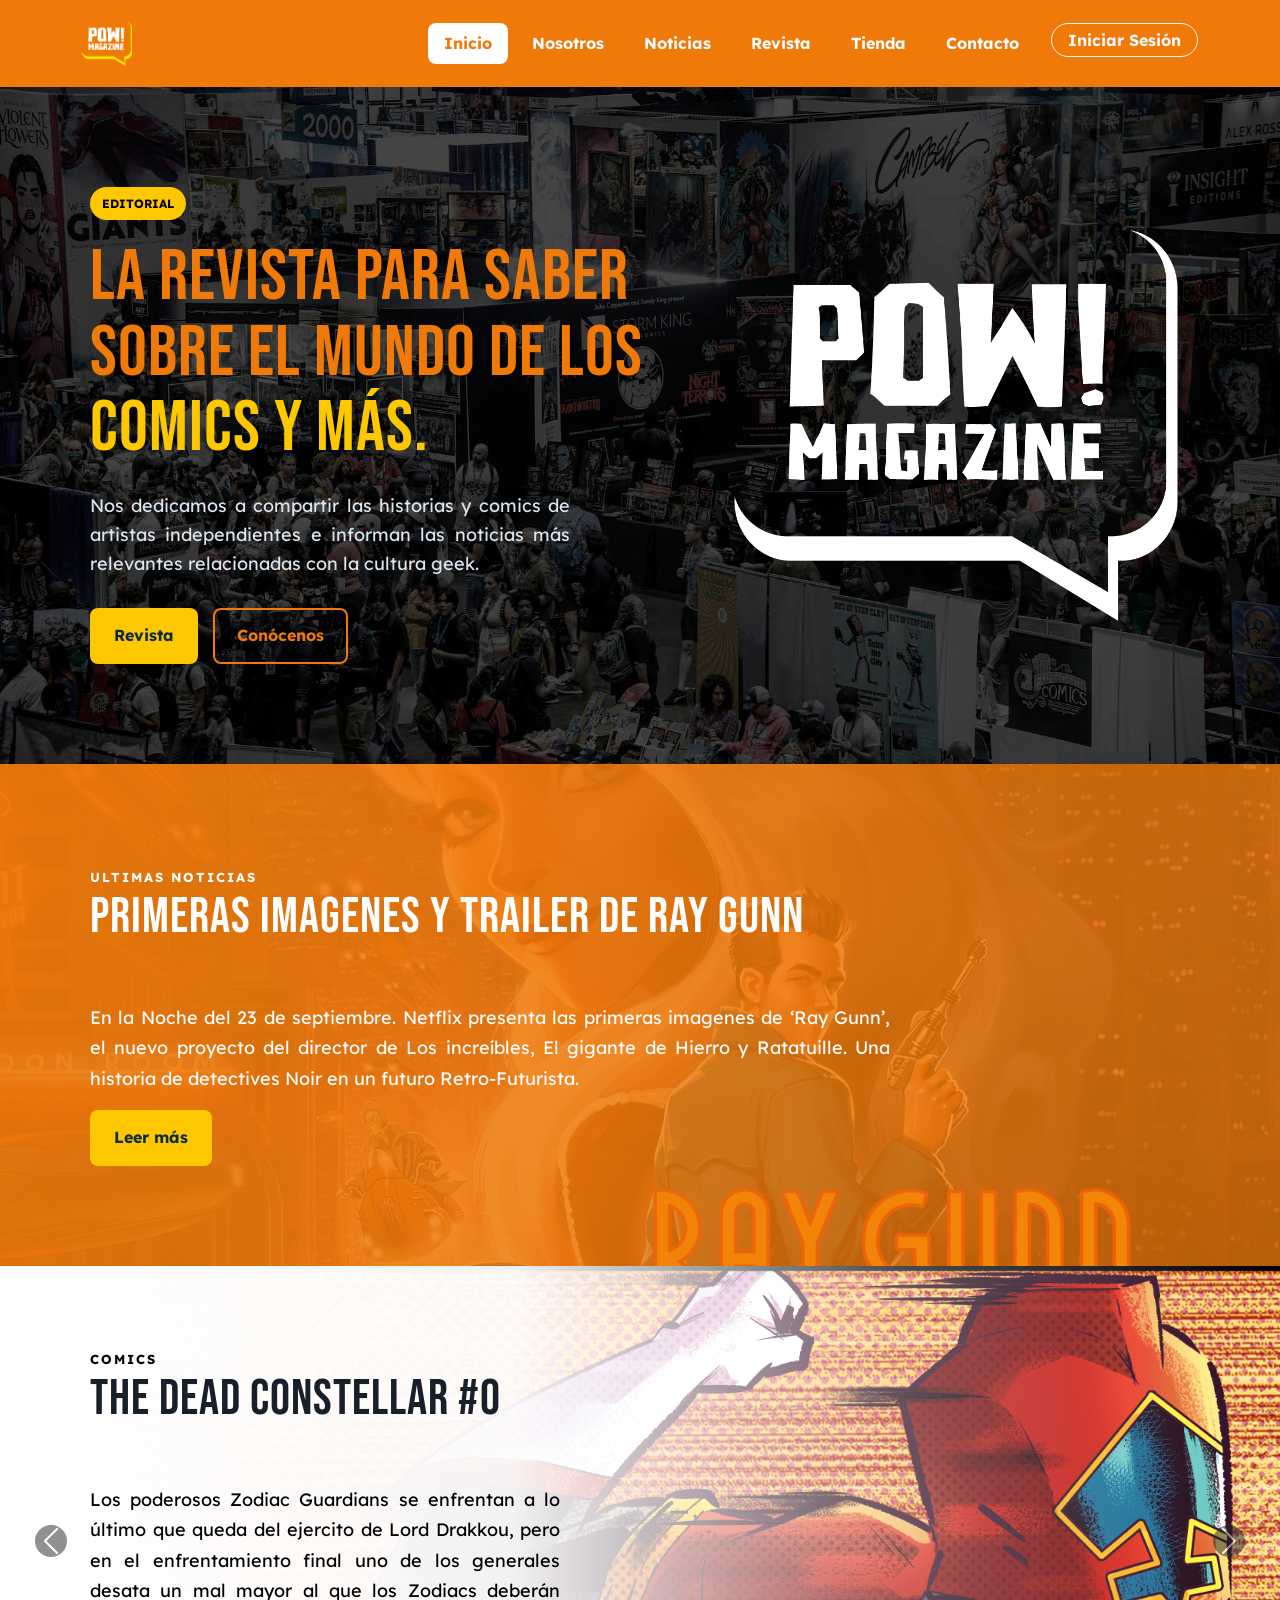
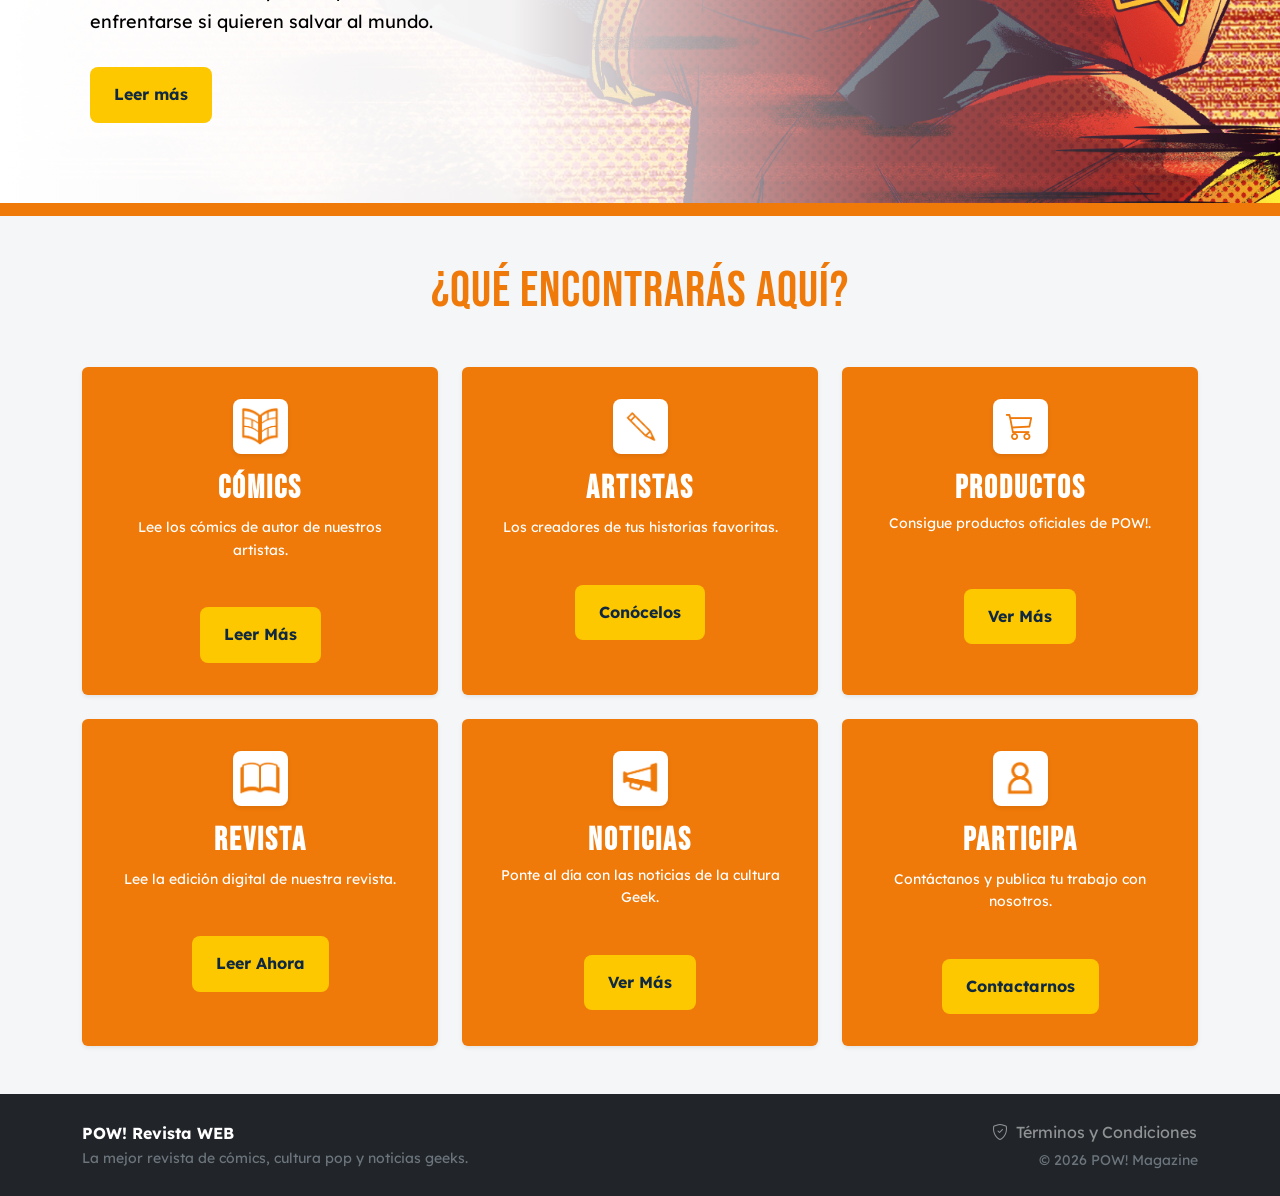
<file: index.html>
<!DOCTYPE html>
<html lang="es">

<head>
    <meta charset="UTF-8">
    <meta name="viewport" content="width=device-width, initial-scale=1.0">

    <meta name="description"
        content="Sitio web de ejemplo para demostrar arquitectura de información y HTML semántico.">

    <title>POW! Magazine | Inicio</title>

    <link rel="icon" type="image/png" href="img/favicon.png">

    <link href="https://cdn.jsdelivr.net/npm/bootstrap@5.3.2/dist/css/bootstrap.min.css" rel="stylesheet">
    <link href="https://cdn.jsdelivr.net/npm/bootstrap-icons@1.11.3/font/bootstrap-icons.min.css" rel="stylesheet">
    
    <!-- Google Fonts: Bebas Neue & Lexend -->
    <link rel="preconnect" href="https://fonts.googleapis.com">
    <link rel="preconnect" href="https://fonts.gstatic.com" crossorigin>
    <link href="https://fonts.googleapis.com/css2?family=Bebas+Neue&family=Lexend:wght@300;400;500;700&display=swap" rel="stylesheet">
    
    <link rel="stylesheet" href="style/style.css">

</head>

<body>

   <!-- ENCABEZADO -->
<header class="sticky-top">
  <nav class="navbar navbar-expand-xl navbar-dark" id="mainNav" style="background-color: #EF7909; position: relative;">
    <div class="container d-flex justify-content-between align-items-center">
      
      <!-- LOGO -->
      <a class="navbar-brand m-0" href="index.html">
        <img src="img/LOGO.png" alt="Logo POW! Magazine" height="45" id="navbarLogo">
      </a>


      <!-- BOTÓN 3 BARRITAS CON CHECKBOX INVISIBLE O EVENTO DIRECTO -->
      <button class="navbar-toggler border-0 shadow-none" type="button" id="miBotonMenu" style="cursor: pointer; z-index: 1050;">
        <span class="navbar-toggler-icon"></span>
      </button>

      <!-- MENÚ DE OPCIONES -->
      <div class="collapse navbar-collapse justify-content-end" id="menuNavegacion" style="background-color: #EF7909;">
        <ul class="navbar-nav gap-2 text-center text-xl-start pt-3 pt-xl-0 ms-auto">
         <li class="nav-item">
            <a class="nav-link fw-bold px-3 menu-item-pow active" href="index.html">Inicio</a>
         </li>
         <li class="nav-item">
            <a class="nav-link fw-bold px-3 menu-item-pow " href="nosotros.html">Nosotros</a>
         </li>
         <li class="nav-item">
            <a class="nav-link fw-bold px-3 menu-item-pow" href="Noticias.html">Noticias</a>
         </li>
         <li class="nav-item">
            <a class="nav-link fw-bold px-3 menu-item-pow" href="Revista.html">Revista</a>
         </li>
         <li class="nav-item"><a class="nav-link fw-bold px-3 menu-item-pow" href="Tienda.html">Tienda</a></li>
         <li class="nav-item">
            <a class="nav-link fw-bold px-3 menu-item-pow" href="contacto.html">Contacto</a>
         </li>
         <li class="nav-item ms-xl-2" id="contenedorUsuario">
         <!-- Si no ha iniciado -->
         <button class="btn btn-outline-light fw-bold px-3 py-1 rounded-pill small" type="button" data-bs-toggle="modal" data-bs-target="#loginModal">
         Iniciar Sesión
         </button>
         </li>
        </ul>
      </div>

    </div>
  </nav>
</header>


    <!-- CONTENIDO PRINCIPAL -->
    <main>

        <!-- HERO -->
        <section class="hero">

            <div class="contenedor hero-contenido">

                <div class="hero-texto">

                    <span class="etiqueta">
                        EDITORIAL
                    </span>

                    <h1>
                        La revista para saber sobre el mundo de los 
                        <span>Comics y Más.</span>
                    </h1>

                    <p>
                        Nos dedicamos a compartir las historias y comics de artistas independientes e informan las noticias
                         más relevantes relacionadas con la cultura geek. 
                    </p>

                    <div class="botones">

                        <a href="Revista.html" class="boton boton-principal">
                            Revista
                        </a>

                        <a href="nosotros.html" class="boton boton-secundario">
                            Conócenos
                        </a>

                    </div>

                </div>


                <div class="hero-imagen">

                    <div class="imagen-marco">

                        <img src="img/LOGO blanco_Mesa de trabajo 1.png"
                            alt="Edificio principal de la institución">

                    </div>

                </div>

            </div>

        </section>


     <!-- PRESENTACIÓN -->
        <section class="seccion-raygunn-estructura">
        <div class="contenedor">
        
       
        <div class="encabezado-seccion">
    
            <div class="texto-encabezado">
                <span class="subtitulo">ULTIMAS NOTICIAS</span>
                <h2>Primeras Imagenes y Trailer de Ray Gunn</h2>
            </div>
        </div>

        
        <div class="texto-sobre-fondo">
            <p>En la Noche del 23 de septiembre. Netflix presenta 
             las primeras imagenes de ‘Ray Gunn’, el nuevo proyecto del director de Los increíbles, El gigante de Hierro 
             y Ratatuille. Una historia de detectives Noir en un futuro Retro-Futurista.</p>
        </div>

        <a href="Noticias.html" class="boton boton-principal">
             Leer más
        </a>

         </div>
        </section>

        <!-- ========================================================
     CARRUSEL DE CÓMICS Y PRÓXIMAMENTE
======================================================== -->
<div id="carruselComics" class="carousel slide position-relative" data-bs-ride="carousel" data-bs-interval="5000">
  
  <!-- Diapositivas -->
  <div class="carousel-inner">

    <!-- DIAPOSITIVA 1: The Dead Constellar #0 (Tu sección original completa) -->
    <div class="carousel-item active">
      <section class="seccion-constelar-blanco m-0" style="background-image: linear-gradient(to right, rgba(255, 255, 255, 1) 0%, rgba(255, 255, 255, 0.95) 40%, rgba(255, 255, 255, 0.3) 70%, rgba(255, 255, 255, 0) 100%), url('img/2.png'); background-size: cover; background-position: center right;">
        <div class="contenedor contenido-constelar-blanco">
          <div class="bloque-texto-izquierda">
            <div class="encabezado-seccion">
              <div class="texto-encabezado">
                <span class="subtitulo" style="color: black;">COMICS</span>
                <h2 style="color: var(--negro);">The Dead Constellar #0</h2>
              </div>
            </div>

            <div class="texto-sobre-blanco">
              <p>Los poderosos Zodiac Guardians se enfrentan a lo último que queda del ejercito de Lord Drakkou, pero en el enfrentamiento final uno de los generales desata un mal mayor al que los Zodiacs deberán enfrentarse si quieren salvar al mundo.</p>
            </div>

            <div class="botones">
              <a href="TDC.html" class="boton boton-principal">Leer más</a>
            </div>
          </div>
        </div>
      </section>
    </div>

    <!-- DIAPOSITIVA 2: Imagen de "Próximamente" -->
    <div class="carousel-item">
      <div class="seccion-proximamente-banner text-center d-flex align-items-center justify-content-center" style="min-height: 500px; background-size: cover; background-position: center; background-repeat: no-repeat; background-image: linear-gradient(rgba(0,0,0,0.5), rgba(0,0,0,0.5)), url('img/proximamente.jpg');">
        <div class="contenedor py-5 text-white">
          <h2 class="display-3 fw-bold" style="font-family: 'Bebas Neue', sans-serif; letter-spacing: 2px; color: var(--amarillo) !important;">MÁS CÓMICS PRÓXIMAMENTE</h2>
          <p class="lead" style="font-family: 'Lexend', sans-serif;">Nuevas historias y universos están en camino. ¡Espéralos pronto en POW! Magazine.</p>
        </div>
      </div>
    </div>

  </div> <!-- Fin carousel-inner -->

  <!-- Flechas de navegación visibles a los costados -->
  <button class="carousel-control-prev" type="button" data-bs-target="#carruselComics" data-bs-slide="prev" style="width: 8%;">
    <span class="carousel-control-prev-icon bg-dark rounded-circle p-3" aria-hidden="true"></span>
    <span class="visually-hidden">Anterior</span>
  </button>
  <button class="carousel-control-next" type="button" data-bs-target="#carruselComics" data-bs-slide="next" style="width: 8%;">
    <span class="carousel-control-next-icon bg-dark rounded-circle p-3" aria-hidden="true"></span>
    <span class="visually-hidden">Siguiente</span>
  </button>

</div>
        



       <!-- ¿QUÉ ENCONTRARÁS AQUÍ? -->
<section class="seccion seccion-gris py-5">
    <div class="container">
        
        <div class="text-center mb-5">
            <h2 class="display-5" style="color: #EF7909; font-family: 'Bebas Neue', sans-serif; letter-spacing: 1px;">
                ¿QUÉ ENCONTRARÁS AQUÍ?
            </h2>
        </div>

        <div class="row g-4 justify-content-center">

            <!-- TARJETA 1 -->
             <div class="col-sm-6 col-md-4 col-lg-2-4">
                <div class="card h-100 border-0 shadow-sm text-center p-3 text-white transition-card" style="background-color: #EF7909;">
                   <div class="card-body d-flex flex-column align-items-center">
                        <div class="mb-3 d-flex align-items-center justify-content-center bg-white rounded-3 shadow-sm p-2" style="width: 55px; height: 55px;">
                            <img src="img/icono-02.png" alt="Icono Cómics" style="max-height: 40px; width: auto;">
                        </div>
                        <h3 class="card-title h5 fw-bold mb-2" style="font-family: 'Bebas Neue', sans-serif; font-size: 2rem; letter-spacing: 2px;">CÓMICS</h3>
                        <p class="card-text small text-white mb-3">Lee los cómics de autor de nuestros artistas.</p>
                        <div class="botones">
                             <a href="Revista.html" class="boton boton-principal">Leer Más</a>
                         </div>
                    </div>
                </div>
            </div>

            <!-- TARJETA 2 -->
            <div class="col-sm-6 col-md-4 col-lg-2-4">
                <div class="card h-100 border-0 shadow-sm text-center p-3 text-white transition-card" style="background-color: #EF7909;">
                   <div class="card-body d-flex flex-column align-items-center">
                        <div class="mb-3 d-flex align-items-center justify-content-center bg-white rounded-3 shadow-sm p-2" style="width: 55px; height: 55px;">
                        <img src="img/icono-05.png" alt="Icono Artistas" style="max-height: 35px; width: auto;">
                        </div>
                        <h3 class="card-title h5 fw-bold mb-2" style="font-family: 'Bebas Neue', sans-serif; font-size: 2rem; letter-spacing: 2px;">ARTISTAS</h3>
                        <p class="card-text small text-white mb-3">Los creadores de tus historias favoritas.</p>
                        <div class="botones">
                             <a href="Nosotros.html" class="boton boton-principal">Conócelos</a>
                         </div>
                    </div>
                </div>
            </div>

 <!-- TARJETA 3 -->
           <div class="col-sm-6 col-md-4 col-lg-2-4">
                <div class="card h-100 border-0 shadow-sm text-center p-3 text-white transition-card" style="background-color: #EF7909;">
                   <div class="card-body d-flex flex-column align-items-center">
                   <div class="mb-3 d-flex align-items-center justify-content-center bg-white rounded-3 shadow-sm p-2" style="width: 55px; height: 55px;">
                       <i class="bi bi-cart3 fs-3" style="color: #EF7909;"></i>
                   </div>
                   <h3 class="card-title h5 fw-bold mb-1 text-white" style="font-family: 'Bebas Neue', sans-serif; font-size: 2rem; letter-spacing: 2px;">PRODUCTOS</h3>
                   <p class="card-text small text-white opacity-90 mb-4">Consigue productos oficiales de POW!.</p>
                         <div class="botones">
                             <a href="Tienda.html" class="boton boton-principal">Ver Más</a>
                         </div>
                    </div>
                </div>
            </div>

            <!-- TARJETA 4 -->
             <div class="col-sm-6 col-md-4 col-lg-2-4">
                <div class="card h-100 border-0 shadow-sm text-center p-3 text-white transition-card" style="background-color: #EF7909;">
                   <div class="card-body d-flex flex-column align-items-center">
                        <div class="mb-3 d-flex align-items-center justify-content-center bg-white rounded-3 shadow-sm p-2" style="width: 55px; height: 55px;">
                            <img src="img/icono_Mesa de trabajo 1.png" alt="Icono Revista" style="max-height: 40px; width: auto;">
                        </div>
                        <h3 class="card-title h5 fw-bold mb-2" style="font-family: 'Bebas Neue', sans-serif; font-size: 2rem; letter-spacing: 2px;">REVISTA</h3>
                        <p class="card-text small text-white mb-3">Lee la edición digital de nuestra revista.</p>
                         <div class="botones">
                             <a href="Revista.html" class="boton boton-principal">Leer Ahora</a>
                         </div>
                    </div>
                </div>
            </div>

            <!-- TARJETA 5 -->
             <div class="col-sm-6 col-md-4 col-lg-2-4">
                <div class="card h-100 border-0 shadow-sm text-center p-3 text-white transition-card" style="background-color: #EF7909;">
                   <div class="card-body d-flex flex-column align-items-center">
                        <div class="mb-3 d-flex align-items-center justify-content-center bg-white rounded-3 shadow-sm p-2" style="width: 55px; height: 55px;">
                            <img src="img/icono-03.png" alt="Icono Noticias" style="max-height: 40px; width: auto;">
                        </div>
                        <h3 class="card-title h5 fw-bold mb-1" style="font-family: 'Bebas Neue', sans-serif; font-size: 2rem; letter-spacing: 2px;">NOTICIAS</h3>
                        <p class="card-text small text-white mb-3">Ponte al día con las noticias de la cultura Geek.</p>
                        <div class="botones">
                             <a href="Noticias.html" class="boton boton-principal">Ver Más</a>
                         </div>
                    </div>
                </div>
            </div>

            <!-- TARJETA 6 -->
            <div class="col-sm-6 col-md-4 col-lg-2-4">
                <div class="card h-100 border-0 shadow-sm text-center p-3 text-white transition-card" style="background-color: #EF7909;">
                   <div class="card-body d-flex flex-column align-items-center">
                        <div class="mb-3 d-flex align-items-center justify-content-center bg-white rounded-3 shadow-sm p-2" style="width: 55px; height: 55px;">
                            <img src="img/icono-04.png" alt="Icono Participa" style="max-height: 40px; width: auto;">
                        </div>
                        <h3 class="card-title h5 fw-bold mb-2" style="font-family: 'Bebas Neue', sans-serif; font-size: 2rem; letter-spacing: 2px;">PARTICIPA</h3>
                        <p class="card-text small text-white mb-3">Contáctanos y publica tu trabajo con nosotros.</p>
                        <div class="botones">
                             <a href="Contacto.html" class="boton boton-principal">Contactarnos</a>
                         </div>
                    </div>
                </div>
            </div>

        </div>
    </div>
</section>


    <!-- PIE DE PÁGINA -->
    <footer class="footer bg-dark text-white py-4">
    <div class="container d-flex flex-column flex-md-row justify-content-between align-items-center text-center text-md-start gap-3">
        <div>
            <strong>POW! Revista WEB</strong>
            <p class="mb-0 text-secondary small">La mejor revista de cómics, cultura pop y noticias geeks.</p>
        </div>
        <div class="text-center text-md-end">
            <!-- Términos y Condiciones -->
            <button class="btn btn-link text-white-50 p-0 text-decoration-none small"
             type="button" data-bs-toggle="modal" data-bs-target="#terminosModal">
                <i class="bi bi-shield-check me-1"></i> Términos y Condiciones
            </button>
            <p class="mb-0 text-secondary small mt-1">© 2026 POW! Magazine</p>
        </div>
    </div>
</footer>

<!-- Bootstrap 5 JavaScript (Imprescindible para que el carrusel funcione) -->
<script src="https://cdn.jsdelivr.net/npm/bootstrap@5.3.2/dist/js/bootstrap.bundle.min.js"></script>
    <script>
  document.addEventListener("DOMContentLoaded", function() {
    const boton = document.getElementById("miBotonMenu");
    const menu = document.getElementById("menuNavegacion");

    boton.addEventListener("click", function(e) {
      e.preventDefault();
      // Alterna la clase 'show' de Bootstrap de forma manual y segura
      if (menu.classList.contains("show")) {
        menu.classList.remove("show");
      } else {
        menu.classList.add("show");
      }
    });
  });
</script>
<!-- MODAL DE TÉRMINOS Y CONDICIONES -->
<div class="modal fade" id="terminosModal" tabindex="-1" aria-labelledby="terminosTitulo" aria-hidden="true">
    <div class="modal-dialog modal-dialog-centered modal-lg modal-dialog-scrollable">
        <div class="modal-content">
            <div class="modal-header bg-dark text-white">
                <h5 class="modal-title fw-bold" id="terminosTitulo" style="font-family: 'Bebas Neue', sans-serif; font-size: 1.8rem; letter-spacing: 1px;">
                    <i class="bi bi-shield-lock text-warning me-2"></i> Términos y Condiciones de Uso
                </h5>
                <button type="button" class="btn-close btn-close-white" data-bs-dismiss="modal" aria-label="Cerrar"></button>
            </div>
            <div class="modal-body text-dark px-4 py-3" style="font-family: 'Lexend', sans-serif; font-size: 0.95rem; line-height: 1.6;">
                
                <p class="text-muted small">Última actualización: 2026. Al navegar y realizar transacciones en POW! Magazine, aceptas los siguientes términos:</p>

                <hr>

                <!-- SECCIÓN 1: TIENDA -->
                <div class="mb-4">
                    <h6 class="fw-bold text-uppercase mb-2" style="color: #EF7909;">
                        <i class="bi bi-bag-check me-1"></i> 1. Tienda en Línea y Envíos
                    </h6>
                    <ul class="text-secondary ps-3 mb-0">
                        <li class="mb-1"><strong>Envíos y Entregas:</strong> POW! Magazine coordina envíos con paqueterías externas. No nos hacemos responsables por retrasos, entregas a destiempo, paquetes no etiquetados o inconvenientes causados por direcciones incorrectas o incompletas proporcionadas por el usuario.</li>
                        <li class="mb-1"><strong>Disponibilidad:</strong> Los productos y coleccionables están sujetos a disponibilidad de inventario.</li>
                        <li><strong>Simulación de Pagos:</strong> Las compras realizadas en este portal forman parte de un entorno de demostración web.</li>
                    </ul>
                </div>

                <!-- SECCIÓN 2: CÓMICS -->
                <div class="mb-4">
                    <h6 class="fw-bold text-uppercase mb-2" style="color: #EF7909;">
                        <i class="bi bi-book me-1"></i> 2. Cómics y Propiedad Intelectual
                    </h6>
                    <ul class="text-secondary ps-3 mb-0">
                        <li class="mb-1"><strong>Derechos de Autor:</strong> Los cómics, ilustraciones y personajes exhibidos son propiedad intelectual exclusiva de sus respectivos autores, creadores e ilustradores.</li>
                        <li class="mb-1"><strong>Derechos de Distribución:</strong> POW! Magazine cuenta únicamente con licencias y derechos de distribución comercial o difusión autorizada.</li>
                        <li><strong>Uso Indebido:</strong> Queda estrictamente prohibida la reproducción parcial o total, copia, distribución no autorizada o explotación comercial de las obras sin el consentimiento previo por escrito de los titulares de los derechos. El uso indebido será sancionado conforme a la ley.</li>
                    </ul>
                </div>

                <!-- SECCIÓN 3: NOTICIAS Y ARTÍCULOS -->
                <div>
                    <h6 class="fw-bold text-uppercase mb-2" style="color: #EF7909;">
                        <i class="bi bi-newspaper me-1"></i> 3. Noticias, Editorial y Contenidos
                    </h6>
                    <ul class="text-secondary ps-3 mb-0">
                        <li class="mb-1"><strong>Derechos sobre Contenido:</strong> POW! Magazine no es propietaria de las noticias, marcas o eventos externos citados en la sección informativa.</li>
                        <li class="mb-1"><strong>Artículos de Editores:</strong> Todos los artículos de opinión, reseñas, entrevistas y textos redactados por nuestros colaboradores y editores son propiedad intelectual exclusiva de POW! Magazine.</li>
                        <li><strong>Información de Terceros:</strong> El contenido informativo externo se utiliza bajo fines puramente informativos y de difusión cultural.</li>
                    </ul>
                </div>

            </div>
            <div class="modal-footer bg-light">
                <button type="button" class="btn btn-dark fw-bold px-4" data-bs-dismiss="modal">Entendido y Aceptar</button>
            </div>
        </div>
    </div>
</div>

<!-- MODAL INICIO / REGISTRO -->
<div class="modal fade" id="loginModal" tabindex="-1" aria-labelledby="loginTitulo" aria-hidden="true">
  <div class="modal-dialog modal-dialog-centered">
    <div class="modal-content border-0 shadow-lg">
      
      <!-- Encabezado -->
      <div class="modal-header bg-dark text-white border-0 pb-0">
        <ul class="nav nav-tabs border-0" id="loginTabs" role="tablist">
          <li class="nav-item" role="presentation">
            <button class="nav-link active text-white fw-bold border-0 bg-transparent" id="tab-login" data-bs-toggle="tab" data-bs-target="#panel-login" type="button" role="tab">Iniciar Sesión</button>
          </li>
          <li class="nav-item" role="presentation">
            <button class="nav-link text-white-50 fw-bold border-0 bg-transparent" id="tab-registro" data-bs-toggle="tab" data-bs-target="#panel-registro" type="button" role="tab">Crear Cuenta</button>
          </li>
        </ul>
        <button type="button" class="btn-close btn-close-white" data-bs-dismiss="modal" aria-label="Cerrar"></button>
      </div>

      <div class="modal-body p-4">
        <div class="tab-content" id="loginTabsContent">
          
          <!-- INICIAR SESIÓN -->
          <div class="tab-pane fade show active" id="panel-login" role="tabpanel">
            <div class="text-center mb-4">
              <img src="img/LOGO.png" alt="POW! Logo" style="height: 40px;">
              <p class="text-muted small mt-2">¡Bienvenido de vuelta a POW! Magazine!</p>
            </div>
            <form id="formLogin" onsubmit="procesarLogin(event)">
              <div class="mb-3">
                <label for="loginCorreo" class="form-label small fw-bold">Correo Electrónico</label>
                <input type="email" class="form-control" id="loginCorreo" placeholder="tu@correo.com" required>
              </div>
              <div class="mb-3">
                <label for="loginPass" class="form-label small fw-bold">Contraseña</label>
                <input type="password" class="form-control" id="loginPass" placeholder="••••••••" required>
              </div>
              <button type="submit" class="btn text-white w-100 fw-bold py-2" style="background-color: #EF7909;">
                Entrar
              </button>
            </form>
          </div>

          <!-- REGISTRO DE CUENTA -->
          <div class="tab-pane fade" id="panel-registro" role="tabpanel">
            <div class="text-center mb-3">
              <h5 class="fw-bold" style="font-family: 'Bebas Neue', sans-serif; font-size: 1.8rem;">Únete a la comunidad POW!</h5>
            </div>
            <form id="formRegistro" onsubmit="procesarRegistro(event)">
              <div class="mb-2">
                <label for="regNombre" class="form-label small fw-bold">Nombre Completo</label>
                <input type="text" class="form-control" id="regNombre" placeholder="Tu Nombre" required>
              </div>
              <div class="mb-2">
                <label for="regCorreo" class="form-label small fw-bold">Correo Electrónico</label>
                <input type="email" class="form-control" id="regCorreo" placeholder="tu@correo.com" required>
              </div>
              <div class="mb-3">
                <label for="regPass" class="form-label small fw-bold">Contraseña</label>
                <input type="password" class="form-control" id="regPass" placeholder="Crea una contraseña" required>
              </div>
              <button type="submit" class="btn btn-dark w-100 fw-bold py-2">
                Crear Mi Cuenta
              </button>
            </form>
          </div>

        </div>
      </div>

    </div>
  </div>
</div>

</body>

</html>
</file>
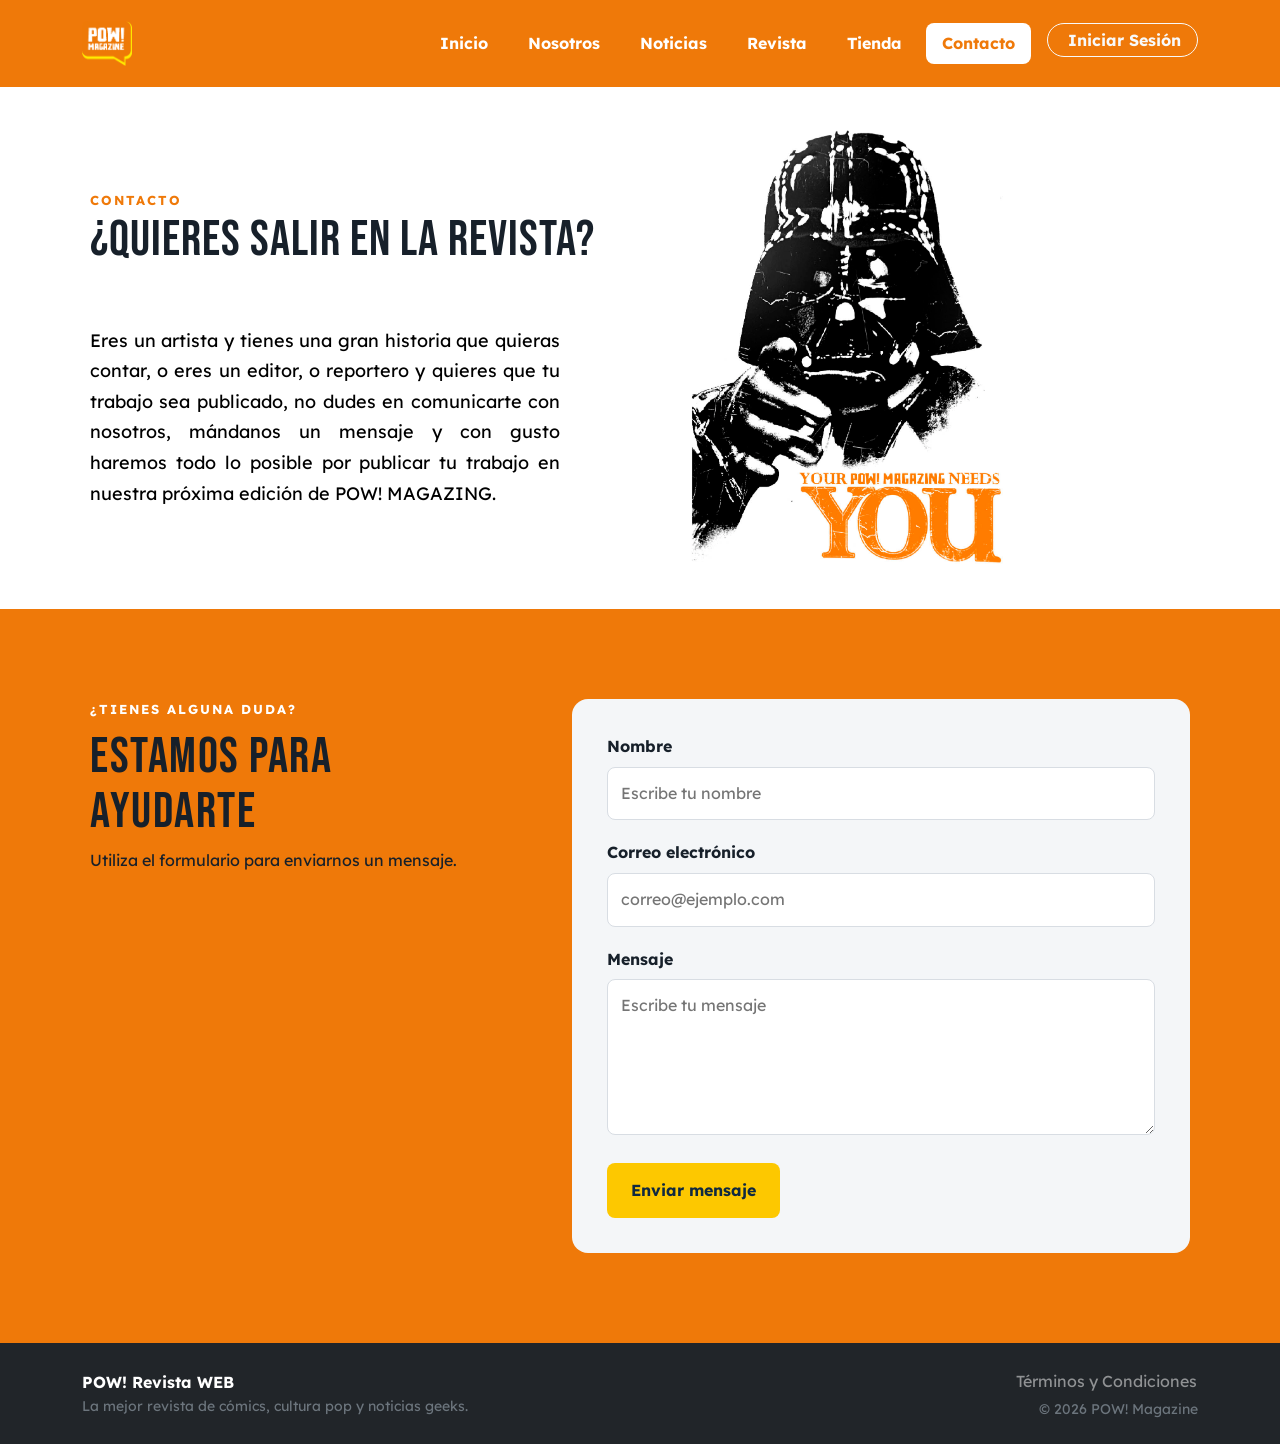
<file: Contacto.html>
<!DOCTYPE html>
<html lang="es">

<head>

    <meta charset="UTF-8">

    <meta name="viewport"
        content="width=device-width, initial-scale=1.0">

    <title>MiSitio | Contacto</title>

    <link rel="icon" type="image/png" href="img/favicon.png">
    
    <link href="https://cdn.jsdelivr.net/npm/bootstrap@5.3.2/dist/css/bootstrap.min.css" rel="stylesheet">
    
    <!-- Google Fonts: Bebas Neue & Lexend -->
    <link rel="preconnect" href="https://fonts.googleapis.com">
    <link rel="preconnect" href="https://fonts.gstatic.com" crossorigin>
    <link href="https://fonts.googleapis.com/css2?family=Bebas+Neue&family=Lexend:wght@300;400;500;700&display=swap" rel="stylesheet">
    
    <link rel="stylesheet" href="style/style.css">

</head>


<body>

   <header class="sticky-top">
  <nav class="navbar navbar-expand-xl navbar-dark" id="mainNav" style="background-color: #EF7909; position: relative;">
    <div class="container d-flex justify-content-between align-items-center">
      <a class="navbar-brand m-0" href="index.html">
        <img src="img/LOGO.png" alt="Logo POW! Magazine" height="45" id="navbarLogo">
      </a>
      <button class="navbar-toggler border-0 shadow-none" type="button" id="miBotonMenu" style="cursor: pointer; z-index: 1050;">
        <span class="navbar-toggler-icon"></span>
      </button>
      <div class="collapse navbar-collapse justify-content-end" id="menuNavegacion" style="background-color: #EF7909;">
        <ul class="navbar-nav gap-2 text-center text-xl-start pt-3 pt-xl-0 ms-auto">
          <li class="nav-item"><a class="nav-link fw-bold px-3 menu-item-pow" href="index.html">Inicio</a></li>
          <li class="nav-item"><a class="nav-link fw-bold px-3 menu-item-pow" href="nosotros.html">Nosotros</a></li>
          <li class="nav-item"><a class="nav-link fw-bold px-3 menu-item-pow" href="Noticias.html">Noticias</a></li>
          <li class="nav-item"><a class="nav-link fw-bold px-3 menu-item-pow" href="Revista.html">Revista</a></li>
          <li class="nav-item"><a class="nav-link fw-bold px-3 menu-item-pow" href="Tienda.html">Tienda</a></li>
          <li class="nav-item"><a class="nav-link fw-bold px-3 menu-item-pow active" href="contacto.html">Contacto</a></li>
          <li class="nav-item ms-xl-2" id="contenedorUsuario">
         <!-- Si no ha iniciado -->
         <button class="btn btn-outline-light fw-bold px-3 py-1 rounded-pill small" type="button" data-bs-toggle="modal" data-bs-target="#loginModal">
         <i class="bi bi-person-circle me-1"></i> Iniciar Sesión
         </button>
         </li>
        </ul>
      </div>
    </div>
  </nav>
</header>


    <main>


        <section class="seccion-empire-blanco">
        <div class="contenedor contenido-empire-blanco">
        
        <div class="bloque-texto-izquierda">
            <div class="encabezado-seccion">
                <div class="texto-encabezado">
                    <span class="subtitulo" style="color: #EF7909;">CONTACTO</span>
                    <h2 style="color: var(--negro);">¿QUIERES SALIR EN LA REVISTA?</h2>
                </div>
            </div>

            <div class="texto-sobre-blanco">
                <p>Eres un artista y tienes una gran historia que quieras contar, o eres un
                    editor, o reportero y quieres que tu trabajo sea publicado, no dudes en
                    comunicarte con nosotros, mándanos un mensaje y con gusto haremos todo
                    lo posible por publicar tu trabajo en nuestra próxima edición de 
                    <span>POW! MAGAZING.</span>
                </p>
            </div>

        </div>

                    
    </div>
</section>


        <section class="seccion">

            <div class="contenedor contacto">

                <div>

                    <p class="subtitulo">
                        ¿TIENES ALGUNA DUDA?
                    </p>

                    <h2>
                        Estamos para ayudarte
                    </h2>

                    <p>
                        Utiliza el formulario para enviarnos un mensaje.
                    </p>

                </div>


                <form>

                    <div class="campo">

                        <label for="nombre">
                            Nombre
                        </label>

                        <input
                            type="text"
                            id="nombre"
                            name="nombre"
                            placeholder="Escribe tu nombre"
                            required>

                    </div>


                    <div class="campo">

                        <label for="correo">
                            Correo electrónico
                        </label>

                        <input
                            type="email"
                            id="correo"
                            name="correo"
                            placeholder="correo@ejemplo.com"
                            required>

                    </div>


                    <div class="campo">

                        <label for="mensaje">
                            Mensaje
                        </label>

                        <textarea
                            id="mensaje"
                            name="mensaje"
                            rows="5"
                            placeholder="Escribe tu mensaje"
                            required></textarea>

                    </div>


                    <button type="submit"
                        class="boton boton-principal">

                        Enviar mensaje

                    </button>

                </form>

            </div>

        </section>

    </main>


    <!-- PIE DE PÁGINA -->
    <footer class="footer bg-dark text-white py-4">
    <div class="container d-flex flex-column flex-md-row justify-content-between align-items-center text-center text-md-start gap-3">
        <div>
            <strong>POW! Revista WEB</strong>
            <p class="mb-0 text-secondary small">La mejor revista de cómics, cultura pop y noticias geeks.</p>
        </div>
        <div class="text-center text-md-end">
            <!-- Términos y Condiciones -->
            <button class="btn btn-link text-white-50 p-0 text-decoration-none small" type="button" data-bs-toggle="modal" data-bs-target="#terminosModal">
    <i class="bi bi-shield-check me-1"></i> Términos y Condiciones
</button>
            <p class="mb-0 text-secondary small mt-1">© 2026 POW! Magazine</p>
        </div>
    </div>
</footer>

    <script>
  document.addEventListener("DOMContentLoaded", function() {
    const boton = document.getElementById("miBotonMenu");
    const menu = document.getElementById("menuNavegacion");

    if (boton && menu) {
      boton.addEventListener("click", function(e) {
        e.preventDefault();
        if (menu.classList.contains("show")) {
          menu.classList.remove("show");
        } else {
          menu.classList.add("show");
        }
      });
    }
  });
</script>

<!-- MODAL DE TÉRMINOS Y CONDICIONES -->
<div class="modal fade" id="terminosModal" tabindex="-1" aria-labelledby="terminosTitulo" aria-hidden="true">
    <div class="modal-dialog modal-dialog-centered modal-lg modal-dialog-scrollable">
        <div class="modal-content">
            <div class="modal-header bg-dark text-white">
                <h5 class="modal-title fw-bold" id="terminosTitulo" style="font-family: 'Bebas Neue', sans-serif; font-size: 1.8rem; letter-spacing: 1px;">
                    <i class="bi bi-shield-lock text-warning me-2"></i> Términos y Condiciones de Uso
                </h5>
                <button type="button" class="btn-close btn-close-white" data-bs-dismiss="modal" aria-label="Cerrar"></button>
            </div>
            <div class="modal-body text-dark px-4 py-3" style="font-family: 'Lexend', sans-serif; font-size: 0.95rem; line-height: 1.6;">
                
                <p class="text-muted small">Última actualización: 2026. Al navegar y realizar transacciones en POW! Magazine, aceptas los siguientes términos:</p>

                <hr>

                <!-- SECCIÓN 1: TIENDA -->
                <div class="mb-4">
                    <h6 class="fw-bold text-uppercase mb-2" style="color: #EF7909;">
                        <i class="bi bi-bag-check me-1"></i> 1. Tienda en Línea y Envíos
                    </h6>
                    <ul class="text-secondary ps-3 mb-0">
                        <li class="mb-1"><strong>Envíos y Entregas:</strong> POW! Magazine coordina envíos con paqueterías externas. No nos hacemos responsables por retrasos, entregas a destiempo, paquetes no etiquetados o inconvenientes causados por direcciones incorrectas o incompletas proporcionadas por el usuario.</li>
                        <li class="mb-1"><strong>Disponibilidad:</strong> Los productos y coleccionables están sujetos a disponibilidad de inventario.</li>
                        <li><strong>Simulación de Pagos:</strong> Las compras realizadas en este portal forman parte de un entorno de demostración web.</li>
                    </ul>
                </div>

                <!-- SECCIÓN 2: CÓMICS -->
                <div class="mb-4">
                    <h6 class="fw-bold text-uppercase mb-2" style="color: #EF7909;">
                        <i class="bi bi-book me-1"></i> 2. Cómics y Propiedad Intelectual
                    </h6>
                    <ul class="text-secondary ps-3 mb-0">
                        <li class="mb-1"><strong>Derechos de Autor:</strong> Los cómics, ilustraciones y personajes exhibidos son propiedad intelectual exclusiva de sus respectivos autores, creadores e ilustradores.</li>
                        <li class="mb-1"><strong>Derechos de Distribución:</strong> POW! Magazine cuenta únicamente con licencias y derechos de distribución comercial o difusión autorizada.</li>
                        <li><strong>Uso Indebido:</strong> Queda estrictamente prohibida la reproducción parcial o total, copia, distribución no autorizada o explotación comercial de las obras sin el consentimiento previo por escrito de los titulares de los derechos. El uso indebido será sancionado conforme a la ley.</li>
                    </ul>
                </div>

                <!-- SECCIÓN 3: NOTICIAS Y ARTÍCULOS -->
                <div>
                    <h6 class="fw-bold text-uppercase mb-2" style="color: #EF7909;">
                        <i class="bi bi-newspaper me-1"></i> 3. Noticias, Editorial y Contenidos
                    </h6>
                    <ul class="text-secondary ps-3 mb-0">
                        <li class="mb-1"><strong>Derechos sobre Contenido:</strong> POW! Magazine no es propietaria de las noticias, marcas o eventos externos citados en la sección informativa.</li>
                        <li class="mb-1"><strong>Artículos de Editores:</strong> Todos los artículos de opinión, reseñas, entrevistas y textos redactados por nuestros colaboradores y editores son propiedad intelectual exclusiva de POW! Magazine.</li>
                        <li><strong>Información de Terceros:</strong> El contenido informativo externo se utiliza bajo fines puramente informativos y de difusión cultural.</li>
                    </ul>
                </div>

            </div>
            <div class="modal-footer bg-light">
                <button type="button" class="btn btn-dark fw-bold px-4" data-bs-dismiss="modal">Entendido y Aceptar</button>
            </div>
        </div>
    </div>
</div>

<script src="https://cdn.jsdelivr.net/npm/bootstrap@5.3.2/dist/js/bootstrap.bundle.min.js"></script>

<!-- MODAL INICIO / REGISTRO -->
<div class="modal fade" id="loginModal" tabindex="-1" aria-labelledby="loginTitulo" aria-hidden="true">
  <div class="modal-dialog modal-dialog-centered">
    <div class="modal-content border-0 shadow-lg">
      
      <!-- Encabezado -->
      <div class="modal-header bg-dark text-white border-0 pb-0">
        <ul class="nav nav-tabs border-0" id="loginTabs" role="tablist">
          <li class="nav-item" role="presentation">
            <button class="nav-link active text-white fw-bold border-0 bg-transparent" id="tab-login" data-bs-toggle="tab" data-bs-target="#panel-login" type="button" role="tab">Iniciar Sesión</button>
          </li>
          <li class="nav-item" role="presentation">
            <button class="nav-link text-white-50 fw-bold border-0 bg-transparent" id="tab-registro" data-bs-toggle="tab" data-bs-target="#panel-registro" type="button" role="tab">Crear Cuenta</button>
          </li>
        </ul>
        <button type="button" class="btn-close btn-close-white" data-bs-dismiss="modal" aria-label="Cerrar"></button>
      </div>

      <div class="modal-body p-4">
        <div class="tab-content" id="loginTabsContent">
          
          <!-- INICIAR SESIÓN -->
          <div class="tab-pane fade show active" id="panel-login" role="tabpanel">
            <div class="text-center mb-4">
              <img src="img/LOGO.png" alt="POW! Logo" style="height: 40px;">
              <p class="text-muted small mt-2">¡Bienvenido de vuelta a POW! Magazine!</p>
            </div>
            <form id="formLogin" onsubmit="procesarLogin(event)">
              <div class="mb-3">
                <label for="loginCorreo" class="form-label small fw-bold">Correo Electrónico</label>
                <input type="email" class="form-control" id="loginCorreo" placeholder="tu@correo.com" required>
              </div>
              <div class="mb-3">
                <label for="loginPass" class="form-label small fw-bold">Contraseña</label>
                <input type="password" class="form-control" id="loginPass" placeholder="••••••••" required>
              </div>
              <button type="submit" class="btn text-white w-100 fw-bold py-2" style="background-color: #EF7909;">
                Entrar
              </button>
            </form>
          </div>

          <!-- REGISTRO DE CUENTA -->
          <div class="tab-pane fade" id="panel-registro" role="tabpanel">
            <div class="text-center mb-3">
              <h5 class="fw-bold" style="font-family: 'Bebas Neue', sans-serif; font-size: 1.8rem;">Únete a la comunidad POW!</h5>
            </div>
            <form id="formRegistro" onsubmit="procesarRegistro(event)">
              <div class="mb-2">
                <label for="regNombre" class="form-label small fw-bold">Nombre Completo</label>
                <input type="text" class="form-control" id="regNombre" placeholder="Tu Nombre" required>
              </div>
              <div class="mb-2">
                <label for="regCorreo" class="form-label small fw-bold">Correo Electrónico</label>
                <input type="email" class="form-control" id="regCorreo" placeholder="tu@correo.com" required>
              </div>
              <div class="mb-3">
                <label for="regPass" class="form-label small fw-bold">Contraseña</label>
                <input type="password" class="form-control" id="regPass" placeholder="Crea una contraseña" required>
              </div>
              <button type="submit" class="btn btn-dark w-100 fw-bold py-2">
                Crear Mi Cuenta
              </button>
            </form>
          </div>

        </div>
      </div>

    </div>
  </div>
</div>

</body>

</html>
</file>
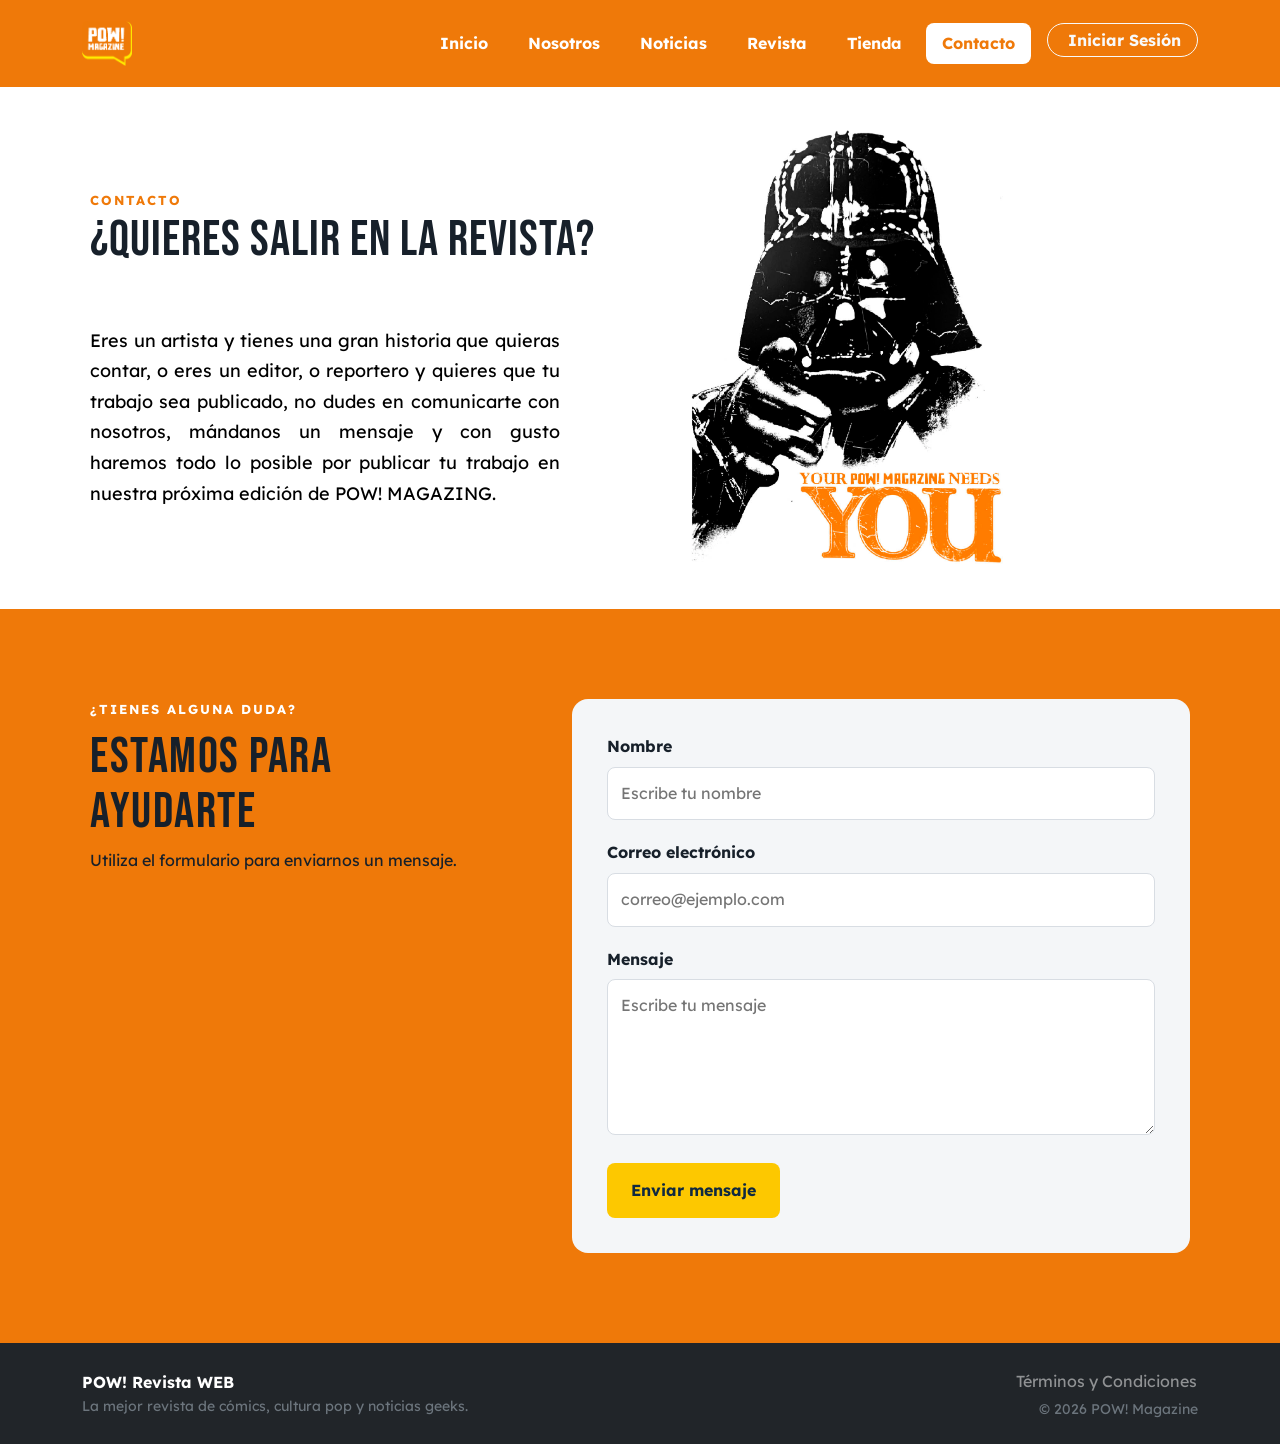
<file: contacto.html>
<!DOCTYPE html>
<html lang="es">

<head>

    <meta charset="UTF-8">

    <meta name="viewport"
        content="width=device-width, initial-scale=1.0">

    <title>MiSitio | Contacto</title>

    <link rel="icon" type="image/png" href="img/favicon.png">
    
    <link href="https://cdn.jsdelivr.net/npm/bootstrap@5.3.2/dist/css/bootstrap.min.css" rel="stylesheet">
    
    <!-- Google Fonts: Bebas Neue & Lexend -->
    <link rel="preconnect" href="https://fonts.googleapis.com">
    <link rel="preconnect" href="https://fonts.gstatic.com" crossorigin>
    <link href="https://fonts.googleapis.com/css2?family=Bebas+Neue&family=Lexend:wght@300;400;500;700&display=swap" rel="stylesheet">
    
    <link rel="stylesheet" href="style/style.css">

</head>


<body>

   <header class="sticky-top">
  <nav class="navbar navbar-expand-xl navbar-dark" id="mainNav" style="background-color: #EF7909; position: relative;">
    <div class="container d-flex justify-content-between align-items-center">
      <a class="navbar-brand m-0" href="index.html">
        <img src="img/LOGO.png" alt="Logo POW! Magazine" height="45" id="navbarLogo">
      </a>
      <button class="navbar-toggler border-0 shadow-none" type="button" id="miBotonMenu" style="cursor: pointer; z-index: 1050;">
        <span class="navbar-toggler-icon"></span>
      </button>
      <div class="collapse navbar-collapse justify-content-end" id="menuNavegacion" style="background-color: #EF7909;">
        <ul class="navbar-nav gap-2 text-center text-xl-start pt-3 pt-xl-0 ms-auto">
          <li class="nav-item"><a class="nav-link fw-bold px-3 menu-item-pow" href="index.html">Inicio</a></li>
          <li class="nav-item"><a class="nav-link fw-bold px-3 menu-item-pow" href="nosotros.html">Nosotros</a></li>
          <li class="nav-item"><a class="nav-link fw-bold px-3 menu-item-pow" href="Noticias.html">Noticias</a></li>
          <li class="nav-item"><a class="nav-link fw-bold px-3 menu-item-pow" href="Revista.html">Revista</a></li>
          <li class="nav-item"><a class="nav-link fw-bold px-3 menu-item-pow" href="Tienda.html">Tienda</a></li>
          <li class="nav-item"><a class="nav-link fw-bold px-3 menu-item-pow active" href="contacto.html">Contacto</a></li>
          <li class="nav-item ms-xl-2" id="contenedorUsuario">
         <!-- Si no ha iniciado -->
         <button class="btn btn-outline-light fw-bold px-3 py-1 rounded-pill small" type="button" data-bs-toggle="modal" data-bs-target="#loginModal">
         <i class="bi bi-person-circle me-1"></i> Iniciar Sesión
         </button>
         </li>
        </ul>
      </div>
    </div>
  </nav>
</header>


    <main>


        <section class="seccion-empire-blanco">
        <div class="contenedor contenido-empire-blanco">
        
        <div class="bloque-texto-izquierda">
            <div class="encabezado-seccion">
                <div class="texto-encabezado">
                    <span class="subtitulo" style="color: #EF7909;">CONTACTO</span>
                    <h2 style="color: var(--negro);">¿QUIERES SALIR EN LA REVISTA?</h2>
                </div>
            </div>

            <div class="texto-sobre-blanco">
                <p>Eres un artista y tienes una gran historia que quieras contar, o eres un
                    editor, o reportero y quieres que tu trabajo sea publicado, no dudes en
                    comunicarte con nosotros, mándanos un mensaje y con gusto haremos todo
                    lo posible por publicar tu trabajo en nuestra próxima edición de 
                    <span>POW! MAGAZING.</span>
                </p>
            </div>

        </div>

                    
    </div>
</section>


        <section class="seccion">

            <div class="contenedor contacto">

                <div>

                    <p class="subtitulo">
                        ¿TIENES ALGUNA DUDA?
                    </p>

                    <h2>
                        Estamos para ayudarte
                    </h2>

                    <p>
                        Utiliza el formulario para enviarnos un mensaje.
                    </p>

                </div>


                <form>

                    <div class="campo">

                        <label for="nombre">
                            Nombre
                        </label>

                        <input
                            type="text"
                            id="nombre"
                            name="nombre"
                            placeholder="Escribe tu nombre"
                            required>

                    </div>


                    <div class="campo">

                        <label for="correo">
                            Correo electrónico
                        </label>

                        <input
                            type="email"
                            id="correo"
                            name="correo"
                            placeholder="correo@ejemplo.com"
                            required>

                    </div>


                    <div class="campo">

                        <label for="mensaje">
                            Mensaje
                        </label>

                        <textarea
                            id="mensaje"
                            name="mensaje"
                            rows="5"
                            placeholder="Escribe tu mensaje"
                            required></textarea>

                    </div>


                    <button type="submit"
                        class="boton boton-principal">

                        Enviar mensaje

                    </button>

                </form>

            </div>

        </section>

    </main>


    <!-- PIE DE PÁGINA -->
    <footer class="footer bg-dark text-white py-4">
    <div class="container d-flex flex-column flex-md-row justify-content-between align-items-center text-center text-md-start gap-3">
        <div>
            <strong>POW! Revista WEB</strong>
            <p class="mb-0 text-secondary small">La mejor revista de cómics, cultura pop y noticias geeks.</p>
        </div>
        <div class="text-center text-md-end">
            <!-- Términos y Condiciones -->
            <button class="btn btn-link text-white-50 p-0 text-decoration-none small" type="button" data-bs-toggle="modal" data-bs-target="#terminosModal">
    <i class="bi bi-shield-check me-1"></i> Términos y Condiciones
</button>
            <p class="mb-0 text-secondary small mt-1">© 2026 POW! Magazine</p>
        </div>
    </div>
</footer>

    <script>
  document.addEventListener("DOMContentLoaded", function() {
    const boton = document.getElementById("miBotonMenu");
    const menu = document.getElementById("menuNavegacion");

    if (boton && menu) {
      boton.addEventListener("click", function(e) {
        e.preventDefault();
        if (menu.classList.contains("show")) {
          menu.classList.remove("show");
        } else {
          menu.classList.add("show");
        }
      });
    }
  });
</script>

<!-- MODAL DE TÉRMINOS Y CONDICIONES -->
<div class="modal fade" id="terminosModal" tabindex="-1" aria-labelledby="terminosTitulo" aria-hidden="true">
    <div class="modal-dialog modal-dialog-centered modal-lg modal-dialog-scrollable">
        <div class="modal-content">
            <div class="modal-header bg-dark text-white">
                <h5 class="modal-title fw-bold" id="terminosTitulo" style="font-family: 'Bebas Neue', sans-serif; font-size: 1.8rem; letter-spacing: 1px;">
                    <i class="bi bi-shield-lock text-warning me-2"></i> Términos y Condiciones de Uso
                </h5>
                <button type="button" class="btn-close btn-close-white" data-bs-dismiss="modal" aria-label="Cerrar"></button>
            </div>
            <div class="modal-body text-dark px-4 py-3" style="font-family: 'Lexend', sans-serif; font-size: 0.95rem; line-height: 1.6;">
                
                <p class="text-muted small">Última actualización: 2026. Al navegar y realizar transacciones en POW! Magazine, aceptas los siguientes términos:</p>

                <hr>

                <!-- SECCIÓN 1: TIENDA -->
                <div class="mb-4">
                    <h6 class="fw-bold text-uppercase mb-2" style="color: #EF7909;">
                        <i class="bi bi-bag-check me-1"></i> 1. Tienda en Línea y Envíos
                    </h6>
                    <ul class="text-secondary ps-3 mb-0">
                        <li class="mb-1"><strong>Envíos y Entregas:</strong> POW! Magazine coordina envíos con paqueterías externas. No nos hacemos responsables por retrasos, entregas a destiempo, paquetes no etiquetados o inconvenientes causados por direcciones incorrectas o incompletas proporcionadas por el usuario.</li>
                        <li class="mb-1"><strong>Disponibilidad:</strong> Los productos y coleccionables están sujetos a disponibilidad de inventario.</li>
                        <li><strong>Simulación de Pagos:</strong> Las compras realizadas en este portal forman parte de un entorno de demostración web.</li>
                    </ul>
                </div>

                <!-- SECCIÓN 2: CÓMICS -->
                <div class="mb-4">
                    <h6 class="fw-bold text-uppercase mb-2" style="color: #EF7909;">
                        <i class="bi bi-book me-1"></i> 2. Cómics y Propiedad Intelectual
                    </h6>
                    <ul class="text-secondary ps-3 mb-0">
                        <li class="mb-1"><strong>Derechos de Autor:</strong> Los cómics, ilustraciones y personajes exhibidos son propiedad intelectual exclusiva de sus respectivos autores, creadores e ilustradores.</li>
                        <li class="mb-1"><strong>Derechos de Distribución:</strong> POW! Magazine cuenta únicamente con licencias y derechos de distribución comercial o difusión autorizada.</li>
                        <li><strong>Uso Indebido:</strong> Queda estrictamente prohibida la reproducción parcial o total, copia, distribución no autorizada o explotación comercial de las obras sin el consentimiento previo por escrito de los titulares de los derechos. El uso indebido será sancionado conforme a la ley.</li>
                    </ul>
                </div>

                <!-- SECCIÓN 3: NOTICIAS Y ARTÍCULOS -->
                <div>
                    <h6 class="fw-bold text-uppercase mb-2" style="color: #EF7909;">
                        <i class="bi bi-newspaper me-1"></i> 3. Noticias, Editorial y Contenidos
                    </h6>
                    <ul class="text-secondary ps-3 mb-0">
                        <li class="mb-1"><strong>Derechos sobre Contenido:</strong> POW! Magazine no es propietaria de las noticias, marcas o eventos externos citados en la sección informativa.</li>
                        <li class="mb-1"><strong>Artículos de Editores:</strong> Todos los artículos de opinión, reseñas, entrevistas y textos redactados por nuestros colaboradores y editores son propiedad intelectual exclusiva de POW! Magazine.</li>
                        <li><strong>Información de Terceros:</strong> El contenido informativo externo se utiliza bajo fines puramente informativos y de difusión cultural.</li>
                    </ul>
                </div>

            </div>
            <div class="modal-footer bg-light">
                <button type="button" class="btn btn-dark fw-bold px-4" data-bs-dismiss="modal">Entendido y Aceptar</button>
            </div>
        </div>
    </div>
</div>

<script src="https://cdn.jsdelivr.net/npm/bootstrap@5.3.2/dist/js/bootstrap.bundle.min.js"></script>

<!-- MODAL INICIO / REGISTRO -->
<div class="modal fade" id="loginModal" tabindex="-1" aria-labelledby="loginTitulo" aria-hidden="true">
  <div class="modal-dialog modal-dialog-centered">
    <div class="modal-content border-0 shadow-lg">
      
      <!-- Encabezado -->
      <div class="modal-header bg-dark text-white border-0 pb-0">
        <ul class="nav nav-tabs border-0" id="loginTabs" role="tablist">
          <li class="nav-item" role="presentation">
            <button class="nav-link active text-white fw-bold border-0 bg-transparent" id="tab-login" data-bs-toggle="tab" data-bs-target="#panel-login" type="button" role="tab">Iniciar Sesión</button>
          </li>
          <li class="nav-item" role="presentation">
            <button class="nav-link text-white-50 fw-bold border-0 bg-transparent" id="tab-registro" data-bs-toggle="tab" data-bs-target="#panel-registro" type="button" role="tab">Crear Cuenta</button>
          </li>
        </ul>
        <button type="button" class="btn-close btn-close-white" data-bs-dismiss="modal" aria-label="Cerrar"></button>
      </div>

      <div class="modal-body p-4">
        <div class="tab-content" id="loginTabsContent">
          
          <!-- INICIAR SESIÓN -->
          <div class="tab-pane fade show active" id="panel-login" role="tabpanel">
            <div class="text-center mb-4">
              <img src="img/LOGO.png" alt="POW! Logo" style="height: 40px;">
              <p class="text-muted small mt-2">¡Bienvenido de vuelta a POW! Magazine!</p>
            </div>
            <form id="formLogin" onsubmit="procesarLogin(event)">
              <div class="mb-3">
                <label for="loginCorreo" class="form-label small fw-bold">Correo Electrónico</label>
                <input type="email" class="form-control" id="loginCorreo" placeholder="tu@correo.com" required>
              </div>
              <div class="mb-3">
                <label for="loginPass" class="form-label small fw-bold">Contraseña</label>
                <input type="password" class="form-control" id="loginPass" placeholder="••••••••" required>
              </div>
              <button type="submit" class="btn text-white w-100 fw-bold py-2" style="background-color: #EF7909;">
                Entrar
              </button>
            </form>
          </div>

          <!-- REGISTRO DE CUENTA -->
          <div class="tab-pane fade" id="panel-registro" role="tabpanel">
            <div class="text-center mb-3">
              <h5 class="fw-bold" style="font-family: 'Bebas Neue', sans-serif; font-size: 1.8rem;">Únete a la comunidad POW!</h5>
            </div>
            <form id="formRegistro" onsubmit="procesarRegistro(event)">
              <div class="mb-2">
                <label for="regNombre" class="form-label small fw-bold">Nombre Completo</label>
                <input type="text" class="form-control" id="regNombre" placeholder="Tu Nombre" required>
              </div>
              <div class="mb-2">
                <label for="regCorreo" class="form-label small fw-bold">Correo Electrónico</label>
                <input type="email" class="form-control" id="regCorreo" placeholder="tu@correo.com" required>
              </div>
              <div class="mb-3">
                <label for="regPass" class="form-label small fw-bold">Contraseña</label>
                <input type="password" class="form-control" id="regPass" placeholder="Crea una contraseña" required>
              </div>
              <button type="submit" class="btn btn-dark w-100 fw-bold py-2">
                Crear Mi Cuenta
              </button>
            </form>
          </div>

        </div>
      </div>

    </div>
  </div>
</div>

</body>

</html>
</file>
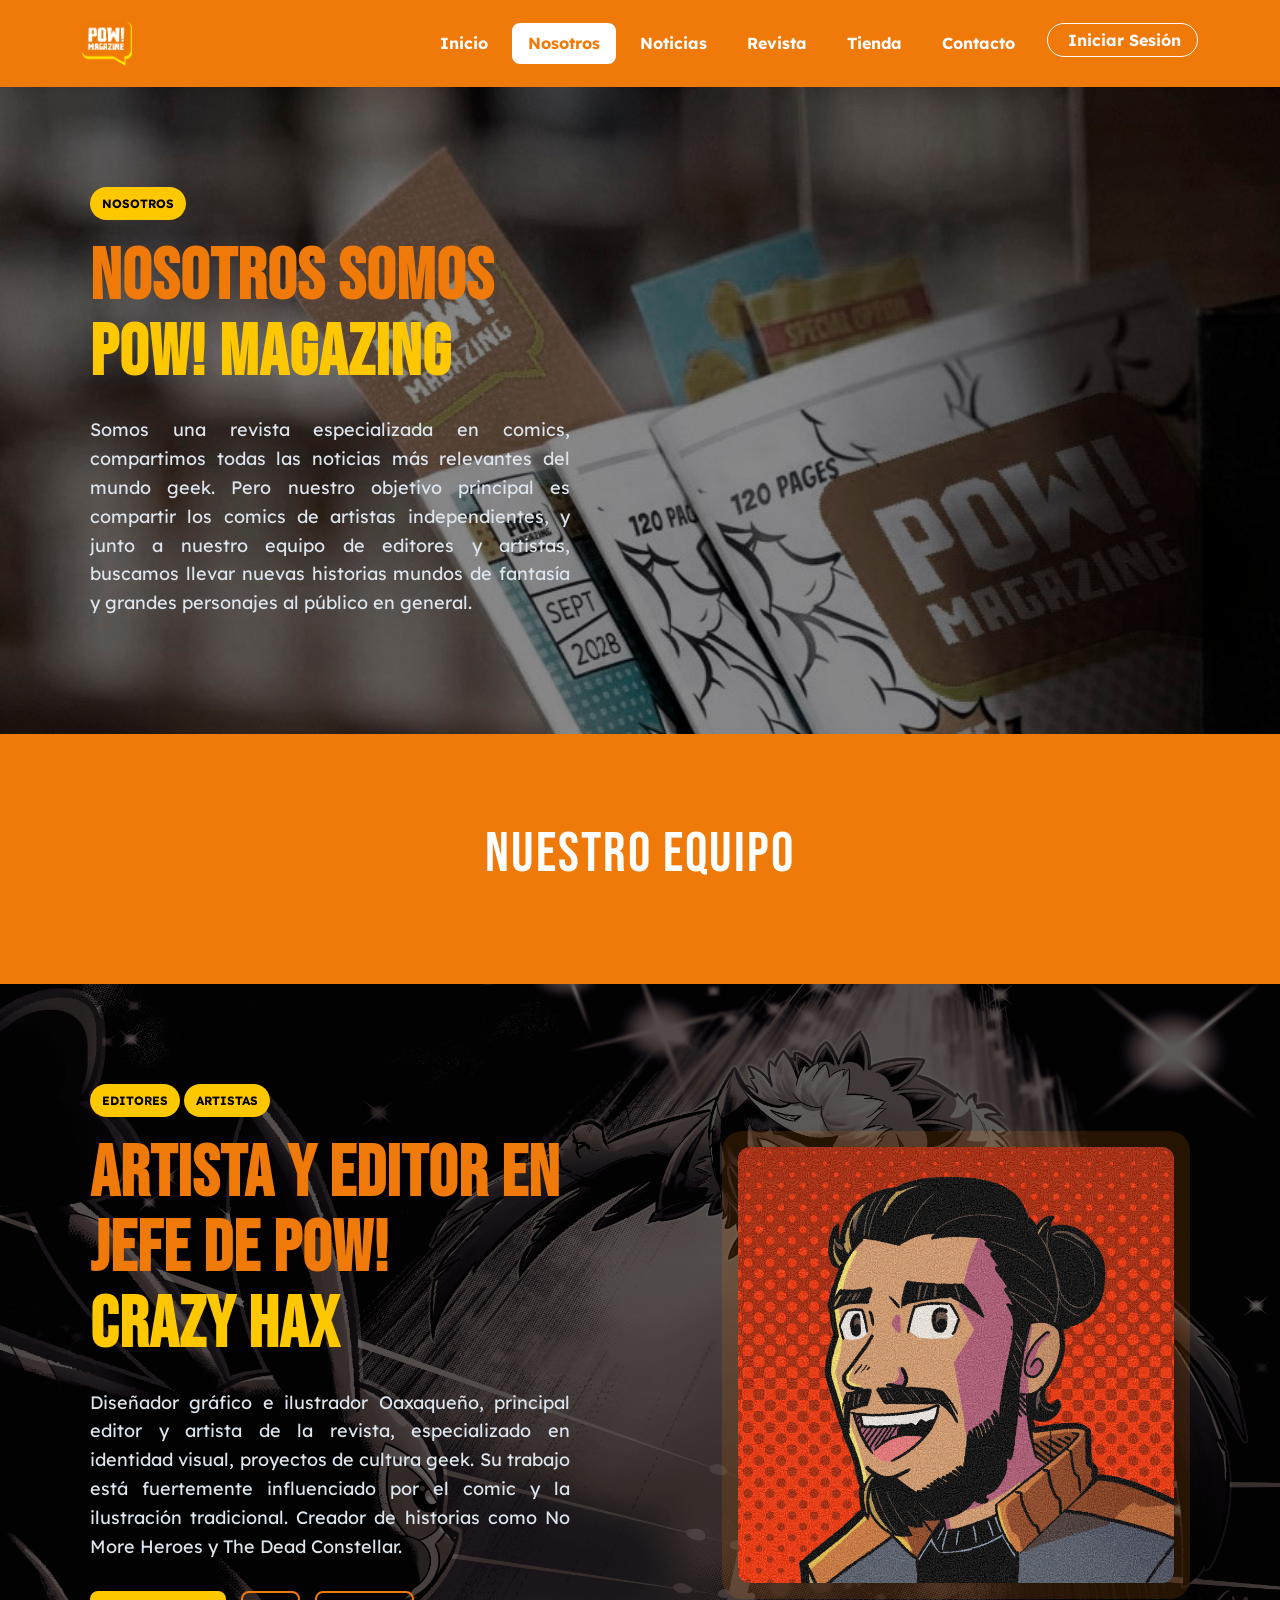
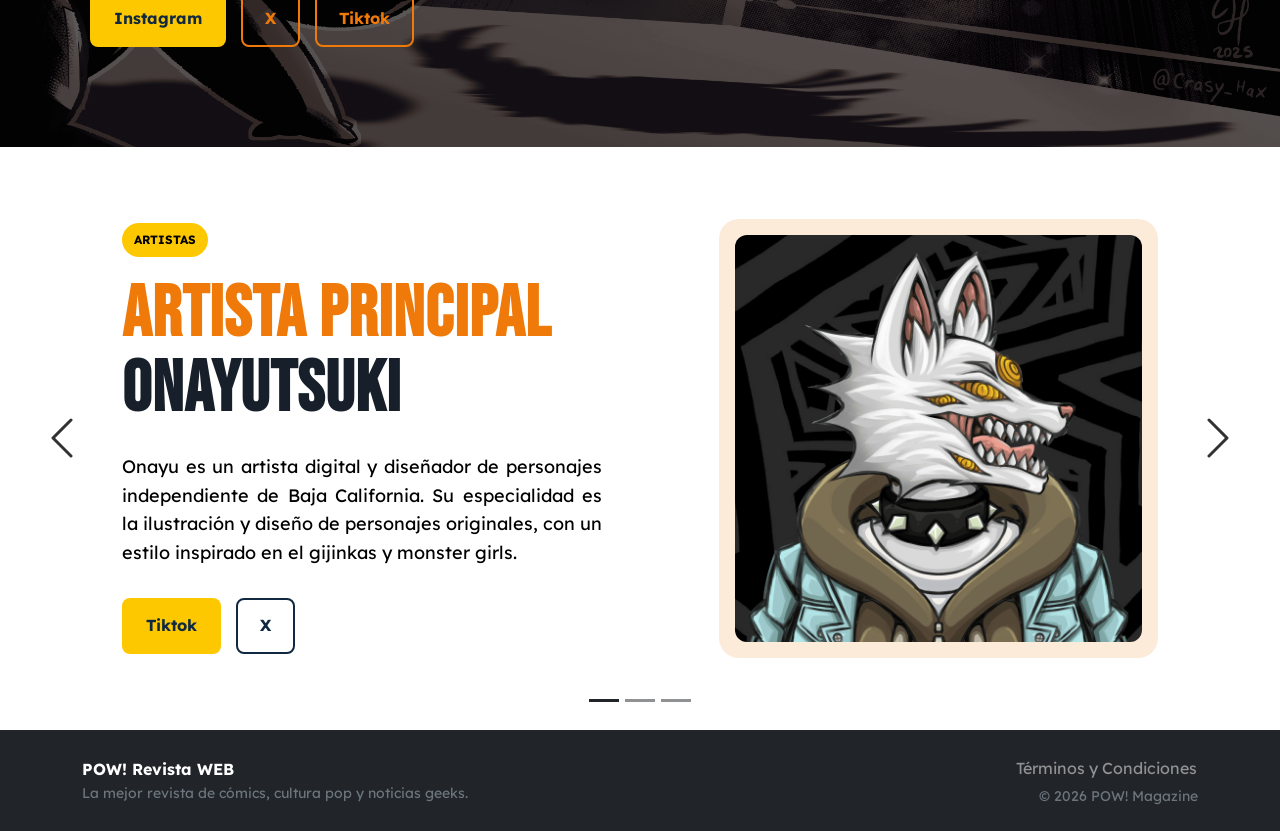
<file: Nosotros.html>
<!DOCTYPE html>
<html lang="es">

<head>
    <meta charset="UTF-8">
    <meta name="viewport" content="width=device-width, initial-scale=1.0">
    <meta name="description" content="Conoce la historia y equipo de MiSitio.">
    <title>MiSitio | Nosotros</title>

    <link rel="icon" type="image/png" href="img/favicon.png">
    
    <link href="https://cdn.jsdelivr.net/npm/bootstrap@5.3.2/dist/css/bootstrap.min.css" rel="stylesheet">
    
    <!-- Google Fonts: Bebas Neue & Lexend -->
    <link rel="preconnect" href="https://fonts.googleapis.com">
    <link rel="preconnect" href="https://fonts.gstatic.com" crossorigin>
    <link href="https://fonts.googleapis.com/css2?family=Bebas+Neue&family=Lexend:wght@300;400;500;700&display=swap" rel="stylesheet">
    
    <link rel="stylesheet" href="style/style.css">
</head>

<body>

    <header class="sticky-top">
      <nav class="navbar navbar-expand-xl navbar-dark" id="mainNav" style="background-color: #EF7909; position: relative;">
        <div class="container d-flex justify-content-between align-items-center">
          <a class="navbar-brand m-0" href="index.html">
            <img src="img/LOGO.png" alt="Logo POW! Magazine" height="45" id="navbarLogo">
          </a>
          <button class="navbar-toggler border-0 shadow-none" type="button" id="miBotonMenu" style="cursor: pointer; z-index: 1050;">
            <span class="navbar-toggler-icon"></span>
          </button>
          <div class="collapse navbar-collapse justify-content-end" id="menuNavegacion" style="background-color: #EF7909;">
            <ul class="navbar-nav gap-2 text-center text-xl-start pt-3 pt-xl-0 ms-auto">
              <li class="nav-item"><a class="nav-link fw-bold px-3 menu-item-pow" href="index.html">Inicio</a></li>
              <li class="nav-item"><a class="nav-link fw-bold px-3 menu-item-pow active" href="nosotros.html">Nosotros</a></li>
              <li class="nav-item"><a class="nav-link fw-bold px-3 menu-item-pow" href="Noticias.html">Noticias</a></li>
              <li class="nav-item"><a class="nav-link fw-bold px-3 menu-item-pow" href="Revista.html">Revista</a></li>
              <li class="nav-item"><a class="nav-link fw-bold px-3 menu-item-pow" href="Tienda.html">Tienda</a></li>
              <li class="nav-item"><a class="nav-link fw-bold px-3 menu-item-pow" href="contacto.html">Contacto</a></li>
              <li class="nav-item ms-xl-2" id="contenedorUsuario">
              <!-- Si no ha iniciado -->
              <button class="btn btn-outline-light fw-bold px-3 py-1 rounded-pill small" type="button" data-bs-toggle="modal" data-bs-target="#loginModal">
              <i class="bi bi-person-circle me-1"></i> Iniciar Sesión</button>
              </li>
            </ul>
          </div>
        </div>
      </nav>
    </header>

    <!-- CONTENIDO PRINCIPAL -->
    <main>
         <!-- HERO -->
         <section class="hero-nosotros">
            <div class="contenedor hero-contenido">
                <div class="hero-texto">
                    <span class="etiqueta">
                        NOSOTROS
                    </span>
                    <h1 class="display-4 fw-bold">
                     Nosotros somos <br>
                     <span style="color: var(--amarillo) !important;">POW! MAGAZING</span>
                    </h1>
                    <p>
                        Somos una revista especializada en comics, compartimos todas las noticias más relevantes del mundo geek.
                        Pero nuestro objetivo principal es compartir los comics de artistas independientes, y junto a nuestro equipo de editores y artistas, buscamos llevar nuevas historias mundos de fantasía y grandes personajes al público en general.   
                    </p>
                </div>
            </div>
        </section>

        <section class="seccion seccion-equipo">
            <div class="contenedor">
                <h2>
                    NUESTRO EQUIPO
                </h2>
            </div>
        </section>

        <section class="hero-nosotros2">
            <div class="contenedor hero-contenido">
                <div class="hero-texto">
                    <span class="etiqueta">
                        EDITORES
                    </span>
                    <span class="etiqueta">
                        ARTISTAS
                    </span>
                    <h1 class="display-4 fw-bold">
                     Artista y Editor en jefe de POW! <br>
                     <span style="color: var(--amarillo) !important;">Crazy Hax</span>
                    </h1>
                    <p>
                        Diseñador gráfico e ilustrador Oaxaqueño, principal editor y artista de la revista, especializado en identidad visual, proyectos de cultura geek. Su trabajo está fuertemente influenciado por el comic y la ilustración tradicional. Creador de historias como No More Heroes y The Dead Constellar.
                    </p>
                    <div class="botones">
                        <a href="https://www.instagram.com/crasy_hax/" class="boton boton-principal">
                            Instagram
                        </a>
                        <a href="https://x.com/CRASYHAX" class="boton boton-secundario">
                            X
                        </a>
                        <a href="https://www.tiktok.com/@crazyhax" class="boton boton-secundario">
                            Tiktok
                        </a>
                    </div>
                </div>
                <div class="imagen-marco-nosotros">
                  <img src="img/hax logo.png" alt="Imagen Nosotros">
                </div>
            </div>
        </section>


        <!-- ========================================================
             CARRUSEL DE ARTISTAS (Automático y Manual)
        ======================================================== -->
        <section class="py-5" style="background-color: white;">
          <div class="container">
            
            <!-- data-bs-ride="carousel" activa el automático y data-bs-interval define el tiempo en milisegundos -->
            <div id="carruselArtistas" class="carousel slide" data-bs-ride="carousel" data-bs-interval="5000">
              
              <!-- Indicadores (puntos de abajo) -->
              <div class="carousel-indicators mb-0" style="bottom: -30px;">
                <button type="button" data-bs-target="#carruselArtistas" data-bs-slide-to="0" class="active bg-dark" aria-current="true" aria-label="Artista 1"></button>
                <button type="button" data-bs-target="#carruselArtistas" data-bs-slide-to="1" class="bg-dark" aria-label="Artista 2"></button>
                <button type="button" data-bs-target="#carruselArtistas" data-bs-slide-to="2" class="bg-dark" aria-label="Artista 3"></button>
              </div>

              <!-- Diapositivas -->
              <div class="carousel-inner">

                <!-- ARTISTA 1: Onayutsuki -->
                <div class="carousel-item active">
                  <div class="hero-nosotros3 my-0 py-4" style="background-color: white;">
                    <div class="hero-contenido">
                      <div class="hero-texto">
                        <span class="etiqueta">
                            ARTISTAS
                        </span>
                        <h1 class="display-4 fw-bold" style="color: #EF7909 ;">
                            Artista principal <br>
                            <span style="color: var(--negro) !important;">Onayutsuki</span>
                        </h1>
                        <p style="color: black;">
                            Onayu es un artista digital y diseñador de personajes independiente de Baja California. Su especialidad es la ilustración y diseño de personajes originales, con un estilo inspirado en el gijinkas y monster girls.
                        </p>
                        <div class="botones">
                            <a href="https://www.tiktok.com/@onayutsuki.exe" class="boton boton-principal" target="_blank">
                                Tiktok
                            </a>
                            <a href="https://x.com/Onayutsuki_exe" class="boton boton-secundario" style="border-color: var(--azul-oscuro); color: var(--azul-oscuro);" target="_blank">
                                X
                            </a>
                        </div>
                      </div>
                      <div class="imagen-marco-nosotros">
                        <img src="img/3.png" alt="Onayutsuki">
                      </div>
                    </div>
                  </div>
                </div>

                <!-- ARTISTA 2 -->
                <div class="carousel-item">
                  <div class="hero-nosotros3 my-0 py-4" style="background-color: white;">
                    <div class="hero-contenido">
                      <div class="hero-texto">
                        <span class="etiqueta">
                        EDITORES
                        </span>
                        <span class="etiqueta">
                        ARTISTAS
                        </span>
                        <h1 class="display-4 fw-bold" style="color:#EF7909 ;">
                            Artista y Editora <br>
                            <span style="color: var(--negro) !important;">Kokone</span>
                        </h1>
                        <p style="color: black;">
                            Originaria de Querétaro, es una artista enfocada en el diseño de personajes y la ilustración narrativa. 
                            Lidera el área editorial como Editora Principal de POW! Magazine.
                        </p>
                        <div class="botones">
                            <a href="https://www.tiktok.com/@kokone_183" class="boton boton-principal" target="_blank">
                                Tiktok
                            </a>
                            <a href="https://x.com/Kokone_183" class="boton boton-secundario" style="border-color: var(--azul-oscuro); color: var(--azul-oscuro);" target="_blank">
                                X
                            </a>
                        </div>
                      </div>
                      <div class="imagen-marco-nosotros">
                        <img src="img/4.png" alt="Nueva Artista">
                      </div>
                    </div>
                  </div>
                </div>

                <!-- ARTISTA 3 -->
                <div class="carousel-item">
                  <div class="hero-nosotros3 my-0 py-4" style="background-color: white;">
                    <div class="hero-contenido">
                      <div class="hero-texto">
                        <span class="etiqueta">
                        ARTISTAS
                        </span>
                        <h1 class="display-4 fw-bold" style="color:#EF7909 ;">
                            Artista Destacado <br>
                            <span style="color: var(--negro) !important;">Amauri Morales</span>
                        </h1>
                        <p style="color: black;">
                            Artista Oaxaqueño especializado en la ilustración de la narrativa gráfica de cómics y novelas
                            gráficas, su estilo se inspira de refentes como Marte Gracia y Edgar Delgado.
                        </p>
                        <div class="botones">
                            <a href="https://www.instagram.com/amauri_art/" class="boton boton-principal" target="_blank">
                                Instagram
                            </a>
                            <a href="https://www.tiktok.com/@amauri.morales" class="boton boton-secundario" style="border-color: var(--azul-oscuro); color: var(--azul-oscuro);" target="_blank">
                                Tiktok
                            </a>
                        </div>
                      </div>
                      <div class="imagen-marco-nosotros">
                        <img src="img/5.jpeg" alt="Nueva Artista">
                      </div>
                    </div>
                  </div>
                </div>


              </div>

              <!-- Flechas de navegación movidas hacia afuera para que no estorben -->
              <button class="carousel-control-prev flecha-fuera-izq" type="button" data-bs-target="#carruselArtistas" data-bs-slide="prev">
                <span class="carousel-control-prev-icon" aria-hidden="true" style="filter: invert(100%); width: 3rem; height: 3rem;"></span>
                <span class="visually-hidden">Anterior</span>
              </button>
              <button class="carousel-control-next flecha-fuera-der" type="button" data-bs-target="#carruselArtistas" data-bs-slide="next">
                <span class="carousel-control-next-icon" aria-hidden="true" style="filter: invert(100%); width: 3rem; height: 3rem;"></span>
                <span class="visually-hidden">Anterior</span>
              </button>

            </div>

          </div>
        </section>

    </main>

    <!-- PIE DE PÁGINA -->
    <footer class="footer bg-dark text-white py-4">
    <div class="container d-flex flex-column flex-md-row justify-content-between align-items-center text-center text-md-start gap-3">
        <div>
            <strong>POW! Revista WEB</strong>
            <p class="mb-0 text-secondary small">La mejor revista de cómics, cultura pop y noticias geeks.</p>
        </div>
        <div class="text-center text-md-end">
            <!-- Términos y Condiciones -->
            <button class="btn btn-link text-white-50 p-0 text-decoration-none small"
             type="button" data-bs-toggle="modal" data-bs-target="#terminosModal">
                <i class="bi bi-shield-check me-1"></i> Términos y Condiciones
            </button>
            <p class="mb-0 text-secondary small mt-1">© 2026 POW! Magazine</p>
        </div>
      </div>
    </footer>

    <!-- Bootstrap JS Bundle (Necesario para que el carrusel rote automáticamente y responda a los clics) -->
    <script src="https://cdn.jsdelivr.net/npm/bootstrap@5.3.2/dist/js/bootstrap.bundle.min.js"></script>

    <!-- Script para el menú desplegable -->
    <script>
      document.addEventListener("DOMContentLoaded", function() {
        const boton = document.getElementById("miBotonMenu");
        const menu = document.getElementById("menuNavegacion");

        if (boton && menu) {
          boton.addEventListener("click", function(e) {
            e.preventDefault();
            if (menu.classList.contains("show")) {
              menu.classList.remove("show");
            } else {
              menu.classList.add("show");
            }
          });
        }
      });
    </script>

<!-- MODAL DE TÉRMINOS Y CONDICIONES -->
<div class="modal fade" id="terminosModal" tabindex="-1" aria-labelledby="terminosTitulo" aria-hidden="true">
    <div class="modal-dialog modal-dialog-centered modal-lg modal-dialog-scrollable">
        <div class="modal-content">
            <div class="modal-header bg-dark text-white">
                <h5 class="modal-title fw-bold" id="terminosTitulo" style="font-family: 'Bebas Neue', sans-serif; font-size: 1.8rem; letter-spacing: 1px;">
                    <i class="bi bi-shield-lock text-warning me-2"></i> Términos y Condiciones de Uso
                </h5>
                <button type="button" class="btn-close btn-close-white" data-bs-dismiss="modal" aria-label="Cerrar"></button>
            </div>
            <div class="modal-body text-dark px-4 py-3" style="font-family: 'Lexend', sans-serif; font-size: 0.95rem; line-height: 1.6;">
                
                <p class="text-muted small">Última actualización: 2026. Al navegar y realizar transacciones en POW! Magazine, aceptas los siguientes términos:</p>

                <hr>

                <!-- SECCIÓN 1: TIENDA -->
                <div class="mb-4">
                    <h6 class="fw-bold text-uppercase mb-2" style="color: #EF7909;">
                        <i class="bi bi-bag-check me-1"></i> 1. Tienda en Línea y Envíos
                    </h6>
                    <ul class="text-secondary ps-3 mb-0">
                        <li class="mb-1"><strong>Envíos y Entregas:</strong> POW! Magazine coordina envíos con paqueterías externas. No nos hacemos responsables por retrasos, entregas a destiempo, paquetes no etiquetados o inconvenientes causados por direcciones incorrectas o incompletas proporcionadas por el usuario.</li>
                        <li class="mb-1"><strong>Disponibilidad:</strong> Los productos y coleccionables están sujetos a disponibilidad de inventario.</li>
                        <li><strong>Simulación de Pagos:</strong> Las compras realizadas en este portal forman parte de un entorno de demostración web.</li>
                    </ul>
                </div>

                <!-- SECCIÓN 2: CÓMICS -->
                <div class="mb-4">
                    <h6 class="fw-bold text-uppercase mb-2" style="color: #EF7909;">
                        <i class="bi bi-book me-1"></i> 2. Cómics y Propiedad Intelectual
                    </h6>
                    <ul class="text-secondary ps-3 mb-0">
                        <li class="mb-1"><strong>Derechos de Autor:</strong> Los cómics, ilustraciones y personajes exhibidos son propiedad intelectual exclusiva de sus respectivos autores, creadores e ilustradores.</li>
                        <li class="mb-1"><strong>Derechos de Distribución:</strong> POW! Magazine cuenta únicamente con licencias y derechos de distribución comercial o difusión autorizada.</li>
                        <li><strong>Uso Indebido:</strong> Queda estrictamente prohibida la reproducción parcial o total, copia, distribución no autorizada o explotación comercial de las obras sin el consentimiento previo por escrito de los titulares de los derechos. El uso indebido será sancionado conforme a la ley.</li>
                    </ul>
                </div>

                <!-- SECCIÓN 3: NOTICIAS Y ARTÍCULOS -->
                <div>
                    <h6 class="fw-bold text-uppercase mb-2" style="color: #EF7909;">
                        <i class="bi bi-newspaper me-1"></i> 3. Noticias, Editorial y Contenidos
                    </h6>
                    <ul class="text-secondary ps-3 mb-0">
                        <li class="mb-1"><strong>Derechos sobre Contenido:</strong> POW! Magazine no es propietaria de las noticias, marcas o eventos externos citados en la sección informativa.</li>
                        <li class="mb-1"><strong>Artículos de Editores:</strong> Todos los artículos de opinión, reseñas, entrevistas y textos redactados por nuestros colaboradores y editores son propiedad intelectual exclusiva de POW! Magazine.</li>
                        <li><strong>Información de Terceros:</strong> El contenido informativo externo se utiliza bajo fines puramente informativos y de difusión cultural.</li>
                    </ul>
                </div>

            </div>
            <div class="modal-footer bg-light">
                <button type="button" class="btn btn-dark fw-bold px-4" data-bs-dismiss="modal">Entendido y Aceptar</button>
            </div>
        </div>
    </div>
</div>

<!-- MODAL INICIO / REGISTRO -->
<div class="modal fade" id="loginModal" tabindex="-1" aria-labelledby="loginTitulo" aria-hidden="true">
  <div class="modal-dialog modal-dialog-centered">
    <div class="modal-content border-0 shadow-lg">
      
      <!-- Encabezado -->
      <div class="modal-header bg-dark text-white border-0 pb-0">
        <ul class="nav nav-tabs border-0" id="loginTabs" role="tablist">
          <li class="nav-item" role="presentation">
            <button class="nav-link active text-white fw-bold border-0 bg-transparent" id="tab-login" data-bs-toggle="tab" data-bs-target="#panel-login" type="button" role="tab">Iniciar Sesión</button>
          </li>
          <li class="nav-item" role="presentation">
            <button class="nav-link text-white-50 fw-bold border-0 bg-transparent" id="tab-registro" data-bs-toggle="tab" data-bs-target="#panel-registro" type="button" role="tab">Crear Cuenta</button>
          </li>
        </ul>
        <button type="button" class="btn-close btn-close-white" data-bs-dismiss="modal" aria-label="Cerrar"></button>
      </div>

      <div class="modal-body p-4">
        <div class="tab-content" id="loginTabsContent">
          
          <!-- INICIAR SESIÓN -->
          <div class="tab-pane fade show active" id="panel-login" role="tabpanel">
            <div class="text-center mb-4">
              <img src="img/LOGO.png" alt="POW! Logo" style="height: 40px;">
              <p class="text-muted small mt-2">¡Bienvenido de vuelta a POW! Magazine!</p>
            </div>
            <form id="formLogin" onsubmit="procesarLogin(event)">
              <div class="mb-3">
                <label for="loginCorreo" class="form-label small fw-bold">Correo Electrónico</label>
                <input type="email" class="form-control" id="loginCorreo" placeholder="tu@correo.com" required>
              </div>
              <div class="mb-3">
                <label for="loginPass" class="form-label small fw-bold">Contraseña</label>
                <input type="password" class="form-control" id="loginPass" placeholder="••••••••" required>
              </div>
              <button type="submit" class="btn text-white w-100 fw-bold py-2" style="background-color: #EF7909;">
                Entrar
              </button>
            </form>
          </div>

          <!-- REGISTRO DE CUENTA -->
          <div class="tab-pane fade" id="panel-registro" role="tabpanel">
            <div class="text-center mb-3">
              <h5 class="fw-bold" style="font-family: 'Bebas Neue', sans-serif; font-size: 1.8rem;">Únete a la comunidad POW!</h5>
            </div>
            <form id="formRegistro" onsubmit="procesarRegistro(event)">
              <div class="mb-2">
                <label for="regNombre" class="form-label small fw-bold">Nombre Completo</label>
                <input type="text" class="form-control" id="regNombre" placeholder="Tu Nombre" required>
              </div>
              <div class="mb-2">
                <label for="regCorreo" class="form-label small fw-bold">Correo Electrónico</label>
                <input type="email" class="form-control" id="regCorreo" placeholder="tu@correo.com" required>
              </div>
              <div class="mb-3">
                <label for="regPass" class="form-label small fw-bold">Contraseña</label>
                <input type="password" class="form-control" id="regPass" placeholder="Crea una contraseña" required>
              </div>
              <button type="submit" class="btn btn-dark w-100 fw-bold py-2">
                Crear Mi Cuenta
              </button>
            </form>
          </div>

        </div>
      </div>

    </div>
  </div>
</div>

</body>

</html>
</file>
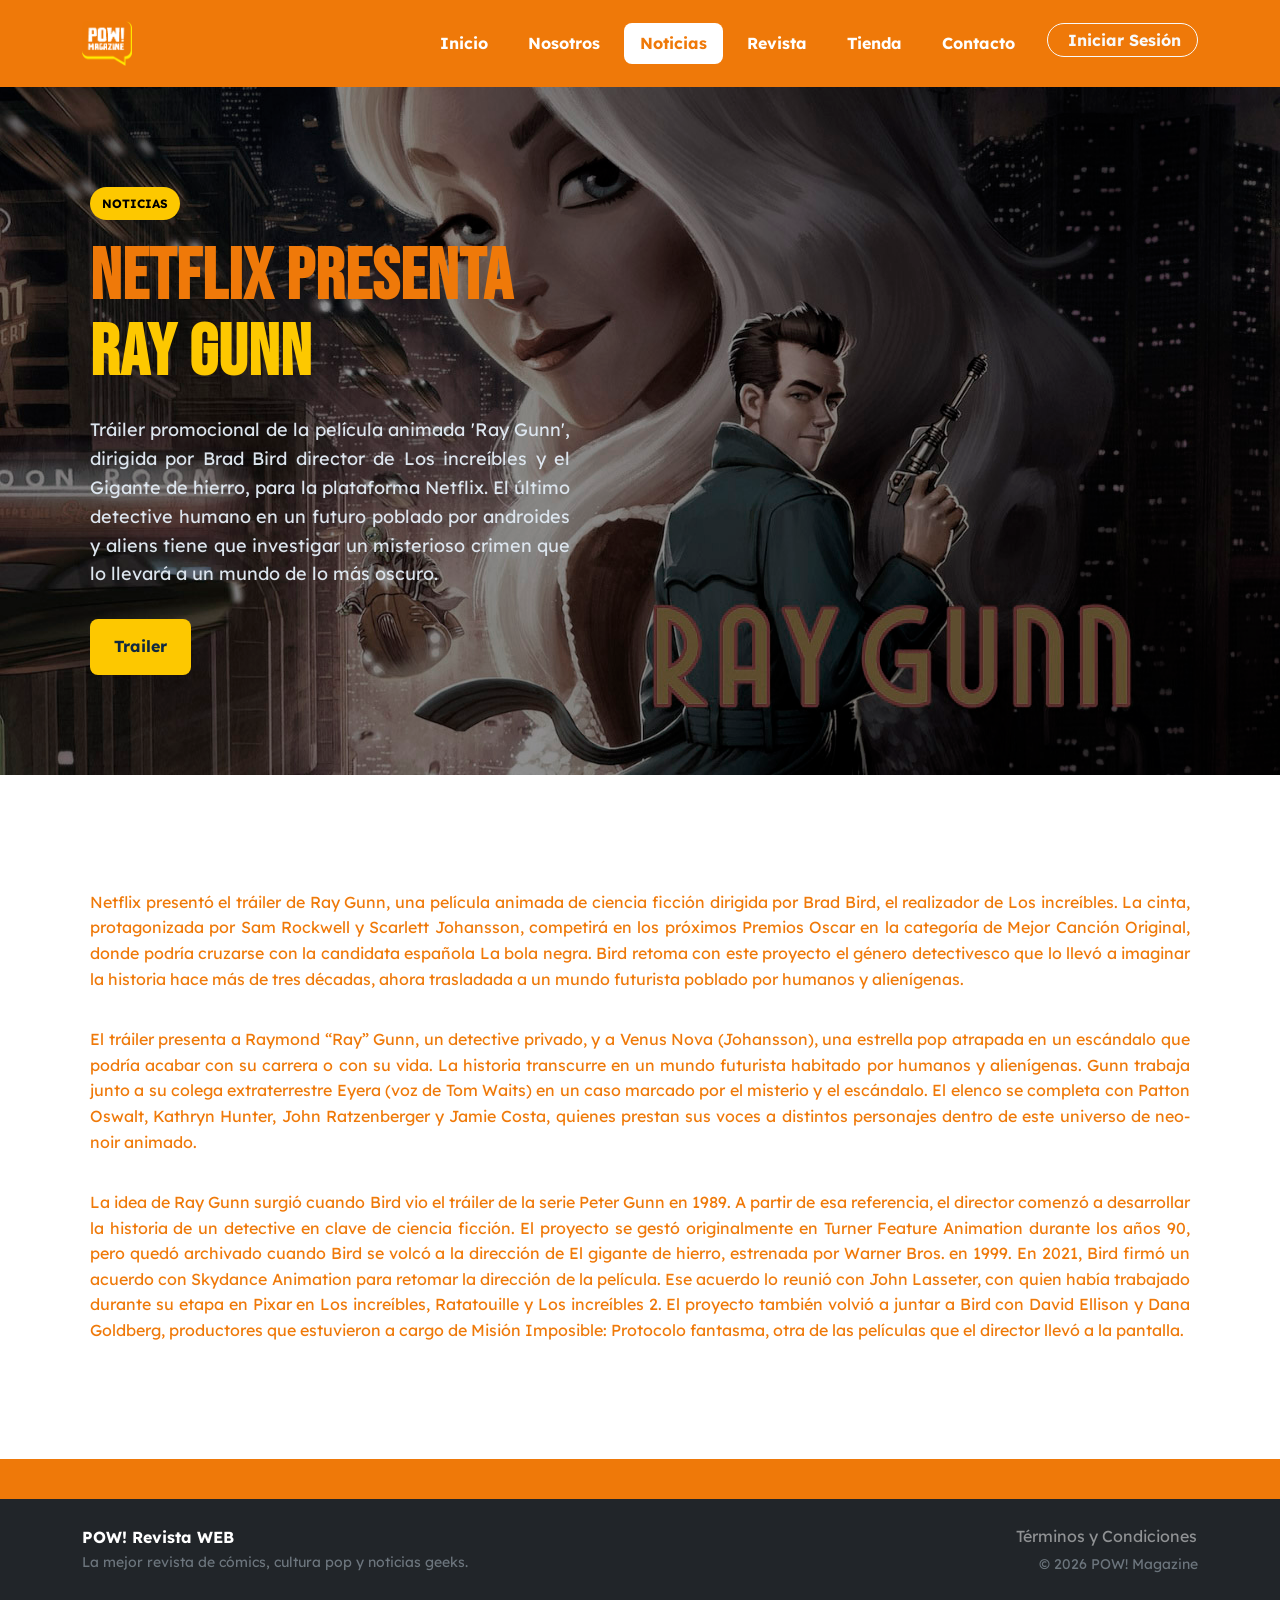
<file: Noticias.html>
<!DOCTYPE html>
<html lang="es">

<head>

    <meta charset="UTF-8">

    <meta name="viewport"
        content="width=device-width, initial-scale=1.0">

    <title>MiSitio | Noticias</title>

    <link rel="icon" type="image/png" href="img/favicon.png">
    
   <link href="https://cdn.jsdelivr.net/npm/bootstrap@5.3.2/dist/css/bootstrap.min.css" rel="stylesheet">

   <!-- Google Fonts: Bebas Neue & Lexend -->
    <link rel="preconnect" href="https://fonts.googleapis.com">
    <link rel="preconnect" href="https://fonts.gstatic.com" crossorigin>
    <link href="https://fonts.googleapis.com/css2?family=Bebas+Neue&family=Lexend:wght@300;400;500;700&display=swap" rel="stylesheet">
    
   <link rel="stylesheet" href="style/style.css">

</head>


<body>

    <header class="sticky-top">
  <nav class="navbar navbar-expand-xl navbar-dark" id="mainNav" style="background-color: #EF7909; position: relative;">
    <div class="container d-flex justify-content-between align-items-center">
      <a class="navbar-brand m-0" href="index.html">
        <img src="img/LOGO.png" alt="Logo POW! Magazine" height="45" id="navbarLogo">
      </a>
      <button class="navbar-toggler border-0 shadow-none" type="button" id="miBotonMenu" style="cursor: pointer; z-index: 1050;">
        <span class="navbar-toggler-icon"></span>
      </button>
      <div class="collapse navbar-collapse justify-content-end" id="menuNavegacion" style="background-color: #EF7909;">
        <ul class="navbar-nav gap-2 text-center text-xl-start pt-3 pt-xl-0 ms-auto">
          <li class="nav-item"><a class="nav-link fw-bold px-3 menu-item-pow" href="index.html">Inicio</a></li>
          <li class="nav-item"><a class="nav-link fw-bold px-3 menu-item-pow" href="nosotros.html">Nosotros</a></li>
          <li class="nav-item"><a class="nav-link fw-bold px-3 menu-item-pow active" href="Noticias.html">Noticias</a></li>
          <li class="nav-item"><a class="nav-link fw-bold px-3 menu-item-pow" href="Revista.html">Revista</a></li>
          <li class="nav-item"><a class="nav-link fw-bold px-3 menu-item-pow" href="Tienda.html">Tienda</a></li>
          <li class="nav-item"><a class="nav-link fw-bold px-3 menu-item-pow" href="contacto.html">Contacto</a></li>
           <li class="nav-item ms-xl-2" id="contenedorUsuario">
              <!-- Si no ha iniciado -->
              <button class="btn btn-outline-light fw-bold px-3 py-1 rounded-pill small" type="button" data-bs-toggle="modal" data-bs-target="#loginModal">
              <i class="bi bi-person-circle me-1"></i> Iniciar Sesión</button>
              </li>
        </ul>
      </div>
    </div>
  </nav>
</header>


    <main>

         <!-- HERO -->
         <section class="hero-noticias">

            <div class="contenedor hero-contenido">

                <div class="hero-texto">

                    <span class="etiqueta">
                        NOTICIAS
                    </span>

                    <h1 class="display-4 fw-bold">
                     Netflix presenta <br>
                     <span style="color: var(--amarillo) !important;">Ray Gunn</span>
                    </h1>

                    <p>
                        Tráiler promocional de la película animada 'Ray Gunn',
                        dirigida por Brad Bird director de Los increíbles y el
                        Gigante de hierro, para la plataforma Netflix. El último 
                        detective humano en un futuro poblado por androides y aliens
                        tiene que investigar un misterioso crimen que lo llevará a un 
                        mundo de lo más oscuro.

                    </p>
                    
                    <div class="botones">

                        <a href="https://www.youtube.com/watch?v=NtwTVGkIuTc" class="boton boton-principal">
                            Trailer
                        </a>

                    </div>
                

                </div>

            

            </div>

        </section>

        <section class="pagina-hero">

            <div class="contenedor">

                <p class="subtitulo">
                    
                </p>

                <h1>
                    
                </h1>

                <p>
                    Netflix presentó el tráiler de Ray Gunn, una película animada de 
                    ciencia ficción dirigida por Brad Bird, el realizador de Los increíbles. 
                    La cinta, protagonizada por Sam Rockwell y Scarlett Johansson, competirá 
                    en los próximos Premios Oscar en la categoría de Mejor Canción Original,
                    donde podría cruzarse con la candidata española La bola negra. Bird retoma
                    con este proyecto el género detectivesco que lo llevó a imaginar la historia
                    hace más de tres décadas, ahora trasladada a un mundo futurista poblado por
                    humanos y alienígenas. 

                </p>
                <p>
                    El tráiler presenta a Raymond “Ray” Gunn, un detective privado,
                    y a Venus Nova (Johansson), una estrella pop atrapada en un escándalo
                    que podría acabar con su carrera o con su vida. La historia transcurre
                    en un mundo futurista habitado por humanos y alienígenas. Gunn trabaja
                    junto a su colega extraterrestre Eyera (voz de Tom Waits) en un caso
                    marcado por el misterio y el escándalo. El elenco se completa con Patton
                    Oswalt, Kathryn Hunter, John Ratzenberger y Jamie Costa, quienes prestan
                    sus voces a distintos personajes dentro de este universo de neo-noir animado.

                </p>

                <p>
                    La idea de Ray Gunn surgió cuando Bird vio el tráiler de la serie 
                    Peter Gunn en 1989. A partir de esa referencia, el director comenzó
                    a desarrollar la historia de un detective en clave de ciencia ficción.
                    El proyecto se gestó originalmente en Turner Feature Animation durante
                    los años 90, pero quedó archivado cuando Bird se volcó a la dirección
                    de El gigante de hierro, estrenada por Warner Bros. en 1999. En 2021,
                    Bird firmó un acuerdo con Skydance Animation para retomar la dirección
                    de la película. Ese acuerdo lo reunió con John Lasseter, con quien había
                    trabajado durante su etapa en Pixar en Los increíbles, Ratatouille y Los
                    increíbles 2. El proyecto también volvió a juntar a Bird con David Ellison
                    y Dana Goldberg, productores que estuvieron a cargo de Misión Imposible:
                    Protocolo fantasma, otra de las películas que el director llevó a la pantalla.

                </p>

            </div>

        </section>

    </main>


    <!-- PIE DE PÁGINA -->
    <footer class="footer bg-dark text-white py-4">
    <div class="container d-flex flex-column flex-md-row justify-content-between align-items-center text-center text-md-start gap-3">
        <div>
            <strong>POW! Revista WEB</strong>
            <p class="mb-0 text-secondary small">La mejor revista de cómics, cultura pop y noticias geeks.</p>
        </div>
        <div class="text-center text-md-end">
            <!-- Términos y Condiciones -->
            <button class="btn btn-link text-white-50 p-0 text-decoration-none small"
             type="button" data-bs-toggle="modal" data-bs-target="#terminosModal">
                <i class="bi bi-shield-check me-1"></i> Términos y Condiciones
            </button>
            <p class="mb-0 text-secondary small mt-1">© 2026 POW! Magazine</p>
        </div>
    </div>
</footer>

    <script>
  document.addEventListener("DOMContentLoaded", function() {
    const boton = document.getElementById("miBotonMenu");
    const menu = document.getElementById("menuNavegacion");

    if (boton && menu) {
      boton.addEventListener("click", function(e) {
        e.preventDefault();
        if (menu.classList.contains("show")) {
          menu.classList.remove("show");
        } else {
          menu.classList.add("show");
        }
      });
    }
  });
</script>
<!-- MODAL DE TÉRMINOS Y CONDICIONES -->
<div class="modal fade" id="terminosModal" tabindex="-1" aria-labelledby="terminosTitulo" aria-hidden="true">
    <div class="modal-dialog modal-dialog-centered modal-lg modal-dialog-scrollable">
        <div class="modal-content">
            <div class="modal-header bg-dark text-white">
                <h5 class="modal-title fw-bold" id="terminosTitulo" style="font-family: 'Bebas Neue', sans-serif; font-size: 1.8rem; letter-spacing: 1px;">
                    <i class="bi bi-shield-lock text-warning me-2"></i> Términos y Condiciones de Uso
                </h5>
                <button type="button" class="btn-close btn-close-white" data-bs-dismiss="modal" aria-label="Cerrar"></button>
            </div>
            <div class="modal-body text-dark px-4 py-3" style="font-family: 'Lexend', sans-serif; font-size: 0.95rem; line-height: 1.6;">
                
                <p class="text-muted small">Última actualización: 2026. Al navegar y realizar transacciones en POW! Magazine, aceptas los siguientes términos:</p>

                <hr>

                <!-- SECCIÓN 1: TIENDA -->
                <div class="mb-4">
                    <h6 class="fw-bold text-uppercase mb-2" style="color: #EF7909;">
                        <i class="bi bi-bag-check me-1"></i> 1. Tienda en Línea y Envíos
                    </h6>
                    <ul class="text-secondary ps-3 mb-0">
                        <li class="mb-1"><strong>Envíos y Entregas:</strong> POW! Magazine coordina envíos con paqueterías externas. No nos hacemos responsables por retrasos, entregas a destiempo, paquetes no etiquetados o inconvenientes causados por direcciones incorrectas o incompletas proporcionadas por el usuario.</li>
                        <li class="mb-1"><strong>Disponibilidad:</strong> Los productos y coleccionables están sujetos a disponibilidad de inventario.</li>
                        <li><strong>Simulación de Pagos:</strong> Las compras realizadas en este portal forman parte de un entorno de demostración web.</li>
                    </ul>
                </div>

                <!-- SECCIÓN 2: CÓMICS -->
                <div class="mb-4">
                    <h6 class="fw-bold text-uppercase mb-2" style="color: #EF7909;">
                        <i class="bi bi-book me-1"></i> 2. Cómics y Propiedad Intelectual
                    </h6>
                    <ul class="text-secondary ps-3 mb-0">
                        <li class="mb-1"><strong>Derechos de Autor:</strong> Los cómics, ilustraciones y personajes exhibidos son propiedad intelectual exclusiva de sus respectivos autores, creadores e ilustradores.</li>
                        <li class="mb-1"><strong>Derechos de Distribución:</strong> POW! Magazine cuenta únicamente con licencias y derechos de distribución comercial o difusión autorizada.</li>
                        <li><strong>Uso Indebido:</strong> Queda estrictamente prohibida la reproducción parcial o total, copia, distribución no autorizada o explotación comercial de las obras sin el consentimiento previo por escrito de los titulares de los derechos. El uso indebido será sancionado conforme a la ley.</li>
                    </ul>
                </div>

                <!-- SECCIÓN 3: NOTICIAS Y ARTÍCULOS -->
                <div>
                    <h6 class="fw-bold text-uppercase mb-2" style="color: #EF7909;">
                        <i class="bi bi-newspaper me-1"></i> 3. Noticias, Editorial y Contenidos
                    </h6>
                    <ul class="text-secondary ps-3 mb-0">
                        <li class="mb-1"><strong>Derechos sobre Contenido:</strong> POW! Magazine no es propietaria de las noticias, marcas o eventos externos citados en la sección informativa.</li>
                        <li class="mb-1"><strong>Artículos de Editores:</strong> Todos los artículos de opinión, reseñas, entrevistas y textos redactados por nuestros colaboradores y editores son propiedad intelectual exclusiva de POW! Magazine.</li>
                        <li><strong>Información de Terceros:</strong> El contenido informativo externo se utiliza bajo fines puramente informativos y de difusión cultural.</li>
                    </ul>
                </div>

            </div>
            <div class="modal-footer bg-light">
                <button type="button" class="btn btn-dark fw-bold px-4" data-bs-dismiss="modal">Entendido y Aceptar</button>
            </div>
        </div>
    </div>
</div>
<script src="https://cdn.jsdelivr.net/npm/bootstrap@5.3.2/dist/js/bootstrap.bundle.min.js"></script>

<!-- MODAL INICIO / REGISTRO -->
<div class="modal fade" id="loginModal" tabindex="-1" aria-labelledby="loginTitulo" aria-hidden="true">
  <div class="modal-dialog modal-dialog-centered">
    <div class="modal-content border-0 shadow-lg">
      
      <!-- Encabezado -->
      <div class="modal-header bg-dark text-white border-0 pb-0">
        <ul class="nav nav-tabs border-0" id="loginTabs" role="tablist">
          <li class="nav-item" role="presentation">
            <button class="nav-link active text-white fw-bold border-0 bg-transparent" id="tab-login" data-bs-toggle="tab" data-bs-target="#panel-login" type="button" role="tab">Iniciar Sesión</button>
          </li>
          <li class="nav-item" role="presentation">
            <button class="nav-link text-white-50 fw-bold border-0 bg-transparent" id="tab-registro" data-bs-toggle="tab" data-bs-target="#panel-registro" type="button" role="tab">Crear Cuenta</button>
          </li>
        </ul>
        <button type="button" class="btn-close btn-close-white" data-bs-dismiss="modal" aria-label="Cerrar"></button>
      </div>

      <div class="modal-body p-4">
        <div class="tab-content" id="loginTabsContent">
          
          <!-- INICIAR SESIÓN -->
          <div class="tab-pane fade show active" id="panel-login" role="tabpanel">
            <div class="text-center mb-4">
              <img src="img/LOGO.png" alt="POW! Logo" style="height: 40px;">
              <p class="text-muted small mt-2">¡Bienvenido de vuelta a POW! Magazine!</p>
            </div>
            <form id="formLogin" onsubmit="procesarLogin(event)">
              <div class="mb-3">
                <label for="loginCorreo" class="form-label small fw-bold">Correo Electrónico</label>
                <input type="email" class="form-control" id="loginCorreo" placeholder="tu@correo.com" required>
              </div>
              <div class="mb-3">
                <label for="loginPass" class="form-label small fw-bold">Contraseña</label>
                <input type="password" class="form-control" id="loginPass" placeholder="••••••••" required>
              </div>
              <button type="submit" class="btn text-white w-100 fw-bold py-2" style="background-color: #EF7909;">
                Entrar
              </button>
            </form>
          </div>

          <!-- REGISTRO DE CUENTA -->
          <div class="tab-pane fade" id="panel-registro" role="tabpanel">
            <div class="text-center mb-3">
              <h5 class="fw-bold" style="font-family: 'Bebas Neue', sans-serif; font-size: 1.8rem;">Únete a la comunidad POW!</h5>
            </div>
            <form id="formRegistro" onsubmit="procesarRegistro(event)">
              <div class="mb-2">
                <label for="regNombre" class="form-label small fw-bold">Nombre Completo</label>
                <input type="text" class="form-control" id="regNombre" placeholder="Tu Nombre" required>
              </div>
              <div class="mb-2">
                <label for="regCorreo" class="form-label small fw-bold">Correo Electrónico</label>
                <input type="email" class="form-control" id="regCorreo" placeholder="tu@correo.com" required>
              </div>
              <div class="mb-3">
                <label for="regPass" class="form-label small fw-bold">Contraseña</label>
                <input type="password" class="form-control" id="regPass" placeholder="Crea una contraseña" required>
              </div>
              <button type="submit" class="btn btn-dark w-100 fw-bold py-2">
                Crear Mi Cuenta
              </button>
            </form>
          </div>

        </div>
      </div>

    </div>
  </div>
</div>

</body>

</html>
</file>
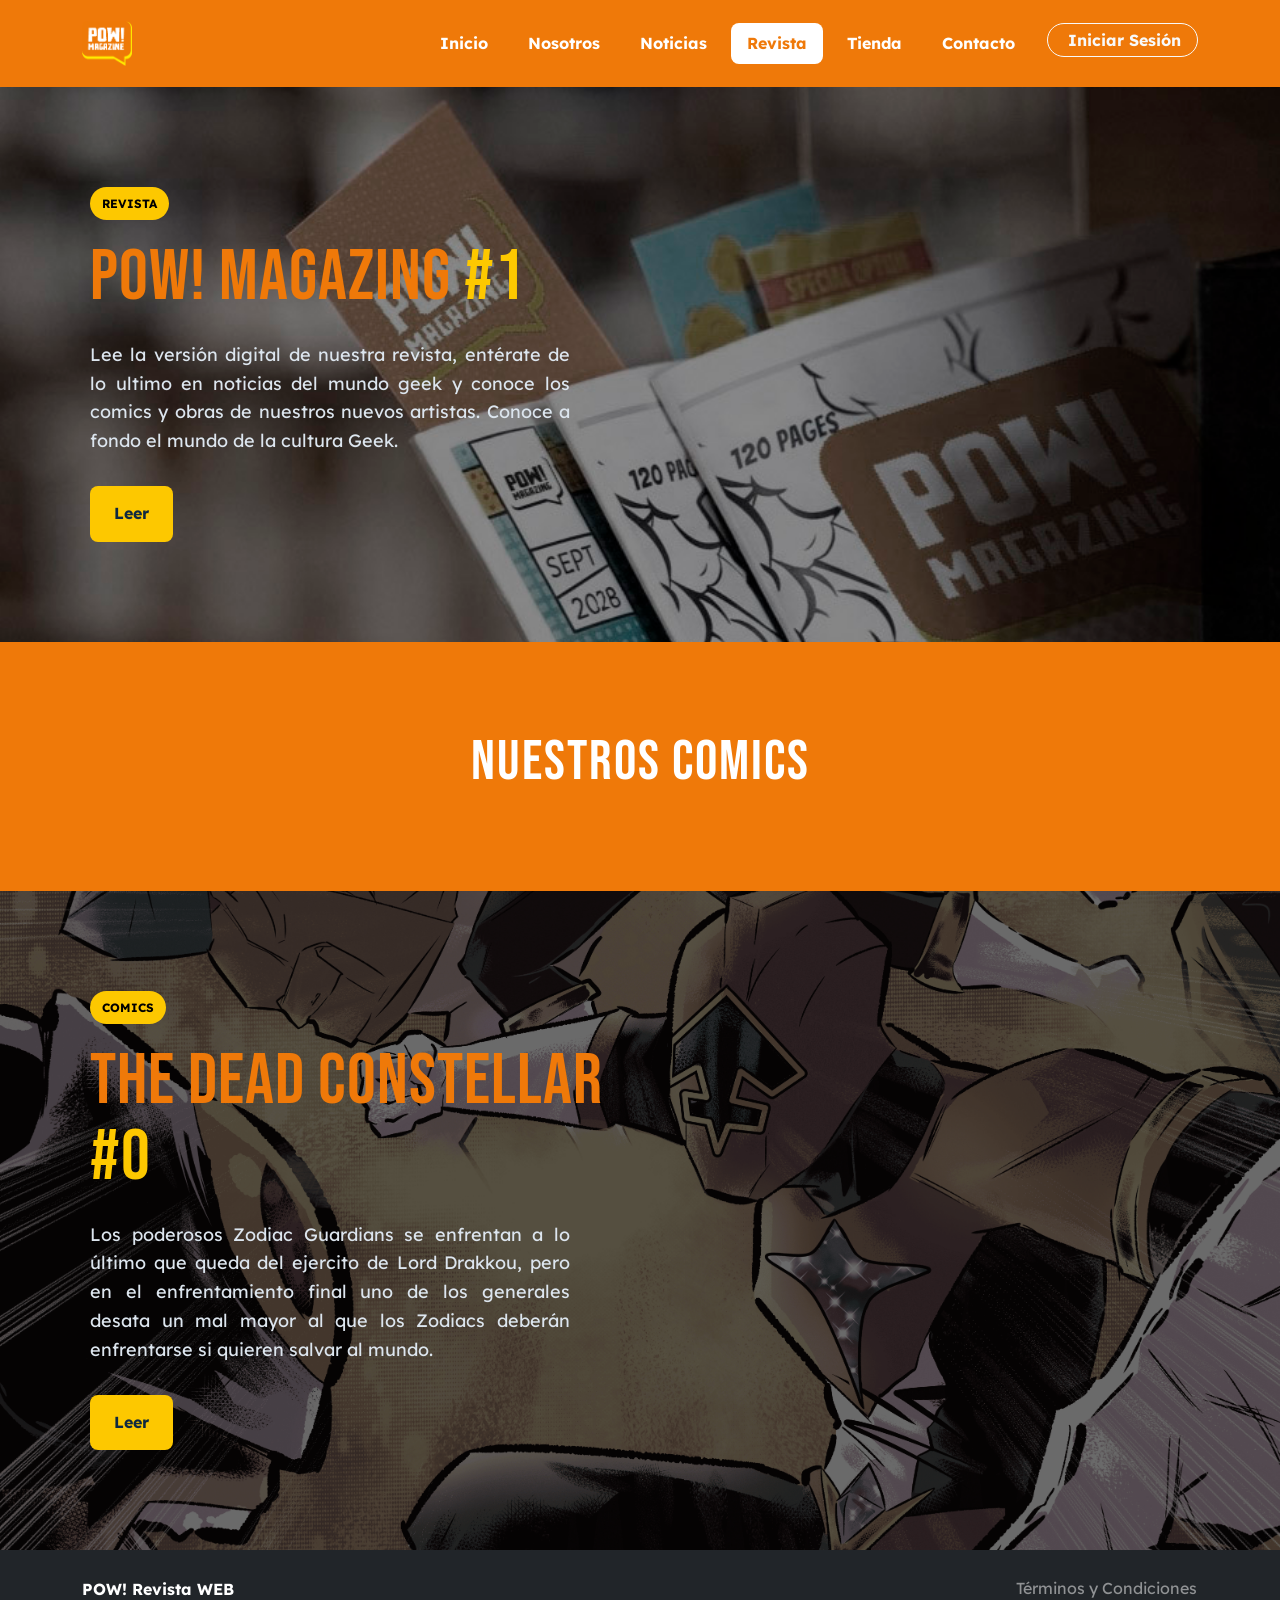
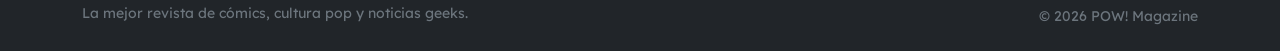
<file: Revista.html>
<!DOCTYPE html>
<html lang="es">

<head>

    <meta charset="UTF-8">

    <meta name="viewport"
        content="width=device-width, initial-scale=1.0">

    <title>MiSitio | Servicios</title>

    <link rel="icon" type="image/png" href="img/favicon.png">
    
    <link href="https://cdn.jsdelivr.net/npm/bootstrap@5.3.2/dist/css/bootstrap.min.css" rel="stylesheet">
    
    <!-- Google Fonts: Bebas Neue & Lexend -->
    <link rel="preconnect" href="https://fonts.googleapis.com">
    <link rel="preconnect" href="https://fonts.gstatic.com" crossorigin>
    <link href="https://fonts.googleapis.com/css2?family=Bebas+Neue&family=Lexend:wght@300;400;500;700&display=swap" rel="stylesheet">
    
    <link rel="stylesheet" href="style/style.css">

</head>


<body>

    <header class="sticky-top">
  <nav class="navbar navbar-expand-xl navbar-dark" id="mainNav" style="background-color: #EF7909; position: relative;">
    <div class="container d-flex justify-content-between align-items-center">
      <a class="navbar-brand m-0" href="index.html">
        <img src="img/LOGO.png" alt="Logo POW! Magazine" height="45" id="navbarLogo">
      </a>
      <button class="navbar-toggler border-0 shadow-none" type="button" id="miBotonMenu" style="cursor: pointer; z-index: 1050;">
        <span class="navbar-toggler-icon"></span>
      </button>
      <div class="collapse navbar-collapse justify-content-end" id="menuNavegacion" style="background-color: #EF7909;">
        <ul class="navbar-nav gap-2 text-center text-xl-start pt-3 pt-xl-0 ms-auto">
          <li class="nav-item"><a class="nav-link fw-bold px-3 menu-item-pow" href="index.html">Inicio</a></li>
          <li class="nav-item"><a class="nav-link fw-bold px-3 menu-item-pow" href="nosotros.html">Nosotros</a></li>
          <li class="nav-item"><a class="nav-link fw-bold px-3 menu-item-pow" href="Noticias.html">Noticias</a></li>
          <li class="nav-item"><a class="nav-link fw-bold px-3 menu-item-pow active" href="Revista.html">Revista</a></li>
          <li class="nav-item"><a class="nav-link fw-bold px-3 menu-item-pow" href="Tienda.html">Tienda</a></li>
          <li class="nav-item"><a class="nav-link fw-bold px-3 menu-item-pow" href="contacto.html">Contacto</a></li>
           <li class="nav-item ms-xl-2" id="contenedorUsuario">
              <!-- Si no ha iniciado -->
              <button class="btn btn-outline-light fw-bold px-3 py-1 rounded-pill small" type="button" data-bs-toggle="modal" data-bs-target="#loginModal">
              <i class="bi bi-person-circle me-1"></i> Iniciar Sesión</button>
              </li>
        </ul>
      </div>
    </div>
  </nav>
</header>


    <main>

        <section class="hero-revista">

            <div class="contenedor hero-contenido">

                <div class="hero-texto">

                    <span class="etiqueta">
                        REVISTA
                    </span>

                    <h1>
                        POW! MAGAZING 
                        <span>#1</span>
                    </h1>

                    <p>
                        Lee la versión digital de nuestra revista, entérate de lo
                        ultimo en noticias del mundo geek y conoce los comics y obras 
                        de nuestros nuevos artistas.
                        Conoce a fondo el mundo de la cultura Geek.

                    </p>
                    
                    <div class="botones">

                        <a href="https://www.youtube.com/watch?v=dQw4w9WgXcQ" class="boton boton-principal">
                            Leer
                        </a>

                    </div>
                

                </div>

            

            </div>

        </section>

        <!--Comics-->
        
        <section class="seccion seccion-equipo">

            <div class="contenedor">

                        <h2>
                            NUESTROS COMICS
                        </h2>

            </div>



        </section>

        <!-- HERO -->
         <section class="hero-comic">

            <div class="contenedor hero-contenido">

                <div class="hero-texto">

                    <span class="etiqueta">
                        COMICS
                    </span>

                    <h1>
                        The Dead Constellar 
                        <span>#0</span>
                    </h1>

                    <p>
                        Los poderosos Zodiac Guardians se enfrentan a lo último que
                    queda del ejercito de Lord Drakkou, pero en el enfrentamiento 
                    final uno de los generales desata un mal mayor al que los Zodiacs 
                    deberán enfrentarse si quieren salvar al mundo.

                    </p>
                    
                    <div class="botones">

                        <a href="TDC.html" class="boton boton-principal">
                            Leer
                        </a>

                    </div>
                

                </div>

            

            </div>

        </section>

    </main>


    <!-- PIE DE PÁGINA -->
    <footer class="footer bg-dark text-white py-4">
    <div class="container d-flex flex-column flex-md-row justify-content-between align-items-center text-center text-md-start gap-3">
        <div>
            <strong>POW! Revista WEB</strong>
            <p class="mb-0 text-secondary small">La mejor revista de cómics, cultura pop y noticias geeks.</p>
        </div>
        <div class="text-center text-md-end">
            <!-- Términos y Condiciones -->
            <button class="btn btn-link text-white-50 p-0 text-decoration-none small"
             type="button" data-bs-toggle="modal" data-bs-target="#terminosModal">
                <i class="bi bi-shield-check me-1"></i> Términos y Condiciones
            </button>
            <p class="mb-0 text-secondary small mt-1">© 2026 POW! Magazine</p>
        </div>
    </div>
</footer>

    <script>
  document.addEventListener("DOMContentLoaded", function() {
    const boton = document.getElementById("miBotonMenu");
    const menu = document.getElementById("menuNavegacion");

    if (boton && menu) {
      boton.addEventListener("click", function(e) {
        e.preventDefault();
        if (menu.classList.contains("show")) {
          menu.classList.remove("show");
        } else {
          menu.classList.add("show");
        }
      });
    }
  });
</script>
<!-- MODAL DE TÉRMINOS Y CONDICIONES -->
<div class="modal fade" id="terminosModal" tabindex="-1" aria-labelledby="terminosTitulo" aria-hidden="true">
    <div class="modal-dialog modal-dialog-centered modal-lg modal-dialog-scrollable">
        <div class="modal-content">
            <div class="modal-header bg-dark text-white">
                <h5 class="modal-title fw-bold" id="terminosTitulo" style="font-family: 'Bebas Neue', sans-serif; font-size: 1.8rem; letter-spacing: 1px;">
                    <i class="bi bi-shield-lock text-warning me-2"></i> Términos y Condiciones de Uso
                </h5>
                <button type="button" class="btn-close btn-close-white" data-bs-dismiss="modal" aria-label="Cerrar"></button>
            </div>
            <div class="modal-body text-dark px-4 py-3" style="font-family: 'Lexend', sans-serif; font-size: 0.95rem; line-height: 1.6;">
                
                <p class="text-muted small">Última actualización: 2026. Al navegar y realizar transacciones en POW! Magazine, aceptas los siguientes términos:</p>

                <hr>

                <!-- SECCIÓN 1: TIENDA -->
                <div class="mb-4">
                    <h6 class="fw-bold text-uppercase mb-2" style="color: #EF7909;">
                        <i class="bi bi-bag-check me-1"></i> 1. Tienda en Línea y Envíos
                    </h6>
                    <ul class="text-secondary ps-3 mb-0">
                        <li class="mb-1"><strong>Envíos y Entregas:</strong> POW! Magazine coordina envíos con paqueterías externas. No nos hacemos responsables por retrasos, entregas a destiempo, paquetes no etiquetados o inconvenientes causados por direcciones incorrectas o incompletas proporcionadas por el usuario.</li>
                        <li class="mb-1"><strong>Disponibilidad:</strong> Los productos y coleccionables están sujetos a disponibilidad de inventario.</li>
                        <li><strong>Simulación de Pagos:</strong> Las compras realizadas en este portal forman parte de un entorno de demostración web.</li>
                    </ul>
                </div>

                <!-- SECCIÓN 2: CÓMICS -->
                <div class="mb-4">
                    <h6 class="fw-bold text-uppercase mb-2" style="color: #EF7909;">
                        <i class="bi bi-book me-1"></i> 2. Cómics y Propiedad Intelectual
                    </h6>
                    <ul class="text-secondary ps-3 mb-0">
                        <li class="mb-1"><strong>Derechos de Autor:</strong> Los cómics, ilustraciones y personajes exhibidos son propiedad intelectual exclusiva de sus respectivos autores, creadores e ilustradores.</li>
                        <li class="mb-1"><strong>Derechos de Distribución:</strong> POW! Magazine cuenta únicamente con licencias y derechos de distribución comercial o difusión autorizada.</li>
                        <li><strong>Uso Indebido:</strong> Queda estrictamente prohibida la reproducción parcial o total, copia, distribución no autorizada o explotación comercial de las obras sin el consentimiento previo por escrito de los titulares de los derechos. El uso indebido será sancionado conforme a la ley.</li>
                    </ul>
                </div>

                <!-- SECCIÓN 3: NOTICIAS Y ARTÍCULOS -->
                <div>
                    <h6 class="fw-bold text-uppercase mb-2" style="color: #EF7909;">
                        <i class="bi bi-newspaper me-1"></i> 3. Noticias, Editorial y Contenidos
                    </h6>
                    <ul class="text-secondary ps-3 mb-0">
                        <li class="mb-1"><strong>Derechos sobre Contenido:</strong> POW! Magazine no es propietaria de las noticias, marcas o eventos externos citados en la sección informativa.</li>
                        <li class="mb-1"><strong>Artículos de Editores:</strong> Todos los artículos de opinión, reseñas, entrevistas y textos redactados por nuestros colaboradores y editores son propiedad intelectual exclusiva de POW! Magazine.</li>
                        <li><strong>Información de Terceros:</strong> El contenido informativo externo se utiliza bajo fines puramente informativos y de difusión cultural.</li>
                    </ul>
                </div>

            </div>
            <div class="modal-footer bg-light">
                <button type="button" class="btn btn-dark fw-bold px-4" data-bs-dismiss="modal">Entendido y Aceptar</button>
            </div>
        </div>
    </div>
</div>

<!-- MODAL INICIO / REGISTRO -->
<div class="modal fade" id="loginModal" tabindex="-1" aria-labelledby="loginTitulo" aria-hidden="true">
  <div class="modal-dialog modal-dialog-centered">
    <div class="modal-content border-0 shadow-lg">
      
      <!-- Encabezado -->
      <div class="modal-header bg-dark text-white border-0 pb-0">
        <ul class="nav nav-tabs border-0" id="loginTabs" role="tablist">
          <li class="nav-item" role="presentation">
            <button class="nav-link active text-white fw-bold border-0 bg-transparent" id="tab-login" data-bs-toggle="tab" data-bs-target="#panel-login" type="button" role="tab">Iniciar Sesión</button>
          </li>
          <li class="nav-item" role="presentation">
            <button class="nav-link text-white-50 fw-bold border-0 bg-transparent" id="tab-registro" data-bs-toggle="tab" data-bs-target="#panel-registro" type="button" role="tab">Crear Cuenta</button>
          </li>
        </ul>
        <button type="button" class="btn-close btn-close-white" data-bs-dismiss="modal" aria-label="Cerrar"></button>
      </div>

      <div class="modal-body p-4">
        <div class="tab-content" id="loginTabsContent">
          
          <!-- INICIAR SESIÓN -->
          <div class="tab-pane fade show active" id="panel-login" role="tabpanel">
            <div class="text-center mb-4">
              <img src="img/LOGO.png" alt="POW! Logo" style="height: 40px;">
              <p class="text-muted small mt-2">¡Bienvenido de vuelta a POW! Magazine!</p>
            </div>
            <form id="formLogin" onsubmit="procesarLogin(event)">
              <div class="mb-3">
                <label for="loginCorreo" class="form-label small fw-bold">Correo Electrónico</label>
                <input type="email" class="form-control" id="loginCorreo" placeholder="tu@correo.com" required>
              </div>
              <div class="mb-3">
                <label for="loginPass" class="form-label small fw-bold">Contraseña</label>
                <input type="password" class="form-control" id="loginPass" placeholder="••••••••" required>
              </div>
              <button type="submit" class="btn text-white w-100 fw-bold py-2" style="background-color: #EF7909;">
                Entrar
              </button>
            </form>
          </div>

          <!-- REGISTRO DE CUENTA -->
          <div class="tab-pane fade" id="panel-registro" role="tabpanel">
            <div class="text-center mb-3">
              <h5 class="fw-bold" style="font-family: 'Bebas Neue', sans-serif; font-size: 1.8rem;">Únete a la comunidad POW!</h5>
            </div>
            <form id="formRegistro" onsubmit="procesarRegistro(event)">
              <div class="mb-2">
                <label for="regNombre" class="form-label small fw-bold">Nombre Completo</label>
                <input type="text" class="form-control" id="regNombre" placeholder="Tu Nombre" required>
              </div>
              <div class="mb-2">
                <label for="regCorreo" class="form-label small fw-bold">Correo Electrónico</label>
                <input type="email" class="form-control" id="regCorreo" placeholder="tu@correo.com" required>
              </div>
              <div class="mb-3">
                <label for="regPass" class="form-label small fw-bold">Contraseña</label>
                <input type="password" class="form-control" id="regPass" placeholder="Crea una contraseña" required>
              </div>
              <button type="submit" class="btn btn-dark w-100 fw-bold py-2">
                Crear Mi Cuenta
              </button>
            </form>
          </div>

        </div>
      </div>

    </div>
  </div>
</div>

</body>
<script src="https://cdn.jsdelivr.net/npm/bootstrap@5.3.2/dist/js/bootstrap.bundle.min.js"></script>
</html>
</file>
<file: style/style.css>
/* =========================
   VARIABLES
========================= */

:root {

    --azul: #ffffff;
    --azul-oscuro: #102940;
    --azul-claro: #315d87;

    --amarillo: #fdc800;

    --blanco: #EF7909;
    --gris: #f4f6f8;
    --gris-texto: #667085;

    --negro: #17202a;

    --sombra:
        0 15px 40px rgba(0, 0, 0, 0.08);

}


/* =========================
   RESET
========================= */

* {
    margin: 0;
    padding: 0;
    box-sizing: border-box;
}


html {
    scroll-behavior: smooth;
}


body {
    font-family: 'Lexend', Arial, Helvetica, sans-serif !important;
    color: var(--negro);
    background: var(--blanco);
    line-height: 1.6;
}


/* =========================
   ELEMENTOS GENERALES
========================= */

a {
    text-decoration: none;
}


ul {
    list-style: none;
}


.contenedor {

    width: min(1100px, 90%);

    margin: auto;

}


/* =========================
   HEADER
========================= */

.header {

    background-color: #EF7909;

    border-bottom:
        1px solid #efeee8;

    position: sticky;

    top: 0;

    z-index: 1000;

}




/* LOGO */

.logo {

    display: flex;

    align-items: center;

    gap: 10px;

    font-size: 22px;

    color: var(--azul);

}


.logo span {

    display: flex;

    align-items: center;

    justify-content: center;

    width: 40px;

    height: 40px;

    background: var(--azul);

    color: var(--amarillo);

    border-radius: 10px;

    font-weight: bold;
    

}


/* =========================
   NAVEGACIÓN
========================= */

.navegacion ul {

    display: flex;

    gap: 10px;

}


.navegacion a {

    display: block;

    padding: 10px 15px;

    color: var(--negro);

    font-weight: bold;

    border-radius: 8px;

    transition:
        background 0.3s ease,
        color 0.3s ease,
        transform 0.3s ease;

}


.navegacion a:hover {

    background: var(--gris);

    color: #EF7909;

    transform: translateY(-2px);

}


.navegacion a.activo {

    background: var(--azul);

    color: var(--blanco);

}


/* =========================
   HERO
========================= */

.hero {
    background-image: url('../img/conve.jpg');
    background-size: cover;
    background-position: center;
    background-repeat: no-repeat;
    color: var(--blanco);
    padding: 100px 0;
    overflow: hidden;
}


.hero-contenido {

    display: grid;

    grid-template-columns:
        1.1fr 0.9fr;

    align-items: center;

    gap: 60px;

}


/* ANIMACIÓN DE ENTRADA */

.hero-texto {

    animation:
        aparecer 1s ease forwards;

}


@keyframes aparecer {

    from {

        opacity: 0;

        transform:
            translateY(30px);

    }

    to {

        opacity: 1;

        transform:
            translateY(0);

    }

}


.etiqueta {

    display: inline-block;

    padding: 7px 12px;

    margin-bottom: 20px;

    background: var(--amarillo);

    color: black;

    font-size: 12px;

    font-weight: bold;

    border-radius: 20px;

}


.hero h1 {

    font-size:
        clamp(42px, 6vw, 72px);

    line-height: 1.05;

    margin-bottom: 25px;
    text-align: left;

}


.hero h1 span {

    color: var(--amarillo);

}


.hero p {

    max-width: 480px;

    color: #dce5ee;

    font-size: 18px;
    text-align: justify;

}

/* ========================================================
   MARCO NOSOTROS
======================================================== */
.imagen-marco-nosotros {
    padding: 16px; /* Un poco más grueso */
    background: rgba(239, 121, 9, 0.15); /* Marco con un toque naranja semitransparente */
    border-radius: 20px;
    animation: flotar 4s ease-in-out infinite; /* Reutiliza tu animación de flotar */
}

.imagen-marco-nosotros img {
    display: block;
    width: 100%;
    border-radius: 12px;
}

/* =========================
   HERO NOSOTROS
========================= */

.hero-nosotros {
    background-image: url('../img/nosotros.jpg');
    background-size: cover;
    background-position: center;
    background-repeat: no-repeat;
    color: var(--blanco);
    padding: 100px 0;
    overflow: hidden;
}

.hero-nosotros h1 {
    
    font-size: clamp(42px, 6vw, 72px);
    line-height: 1.05;
    margin-bottom: 25px;
    text-align: left;
}

.hero-nosotros h1 span {
    color: var(--amarillo);
}

.hero-nosotros p {
    max-width: 480px;
    color: #dce5ee;
    font-size: 18px;
    text-align: justify;
}

/* =========================
   HERO NOSOTROS 2
========================= */

.hero-nosotros2 {
    background-image: url('../img/HAWLUCHA.png');
    background-size: cover;
    background-position: center;
    background-repeat: no-repeat;
    color: var(--blanco);
    padding: 100px 0;
    overflow: hidden;
}

.hero-nosotros2 h1 {
    
    font-size: clamp(42px, 6vw, 72px);
    line-height: 1.05;
    margin-bottom: 25px;
    text-align: left;
}

.hero-nosotros2 h1 span {
    color: var(--amarillo);
}

.hero-nosotros2 p {
    max-width: 480px;
    color: #dce5ee;
    font-size: 18px;
    text-align: justify;
}

/* =========================
   HERO NOSOTROS 3
========================= */

.hero-nosotros3 {
    background-color: white;
    background-size: cover;
    background-position: center;
    background-repeat: no-repeat;
    color: var(--blanco);
    padding: 100px 0;
    overflow: hidden;
}

.hero-nosotros3 h1 {
    
    font-size: clamp(42px, 6vw, 72px);
    line-height: 1.05;
    margin-bottom: 25px;
    text-align: left;
}

.hero-nosotros3 h1 span {
    color: var(--amarillo);
}

.hero-nosotros3 p {
    max-width: 480px;
    color: black;
    font-size: 18px;
    text-align: justify;
}

/* =========================
   HERO NOTICIAS
========================= */

.hero-noticias {
    background-image: url('../img/Ray-Gunn-Trailer2.jpg');
    background-size: cover;
    background-position: center;
    background-repeat: no-repeat;
    color: var(--blanco);
    padding: 100px 0;
    overflow: hidden;
}

.hero-noticias h1 {
    
    font-size: clamp(42px, 6vw, 72px);
    line-height: 1.05;
    margin-bottom: 25px;
    text-align: left;
}

.hero-noticias h1 span {
    color: var(--amarillo);
}

.hero-noticias p {
    max-width: 480px;
    color: #dce5ee;
    font-size: 18px;
    text-align: justify;
}

/* =========================
   HERO REVISTA COMIC
========================= */

.hero-comic {
    background-image: url('../img/fondo\ comic.png');
    background-size: cover;
    background-position: center;
    background-repeat: no-repeat;
    color: var(--blanco);
    padding: 100px 0;
    overflow: hidden;
}

.hero-comic h1 {
    
    font-size: clamp(42px, 6vw, 72px);
    line-height: 1.05;
    margin-bottom: 25px;
    text-align: left;
}

.hero-comic h1 span {
    color: var(--amarillo);
}

.hero-comic p {
    max-width: 480px;
    color: #dce5ee;
    font-size: 18px;
    text-align: justify;
}

/* =========================
   HERO REVISTA DIGITAL
========================= */

.hero-revista {
    background-image: url('../img/nosotros.jpg');
    background-size: cover;
    background-position: center;
    background-repeat: no-repeat;
    color: var(--blanco);
    padding: 100px 0;
    overflow: hidden;
}

.hero-revista h1 {
    
    font-size: clamp(42px, 6vw, 72px);
    line-height: 1.05;
    margin-bottom: 25px;
    text-align: left;
}

.hero-revista h1 span {
    color: var(--amarillo);
}

.hero-revista p {
    max-width: 480px;
    color: #dce5ee;
    font-size: 18px;
    text-align: justify;
}

/* ========================================================
   VISUALIZADOR COMIC
======================================================== */

.lector-comic {
    background-color: #0b0f14; 
    padding: 40px 0;
    min-height: 100vh;
}

.contenedor-comic {
    max-width: 800px;  
    margin: 0 auto;    
    width: 100%;       
}

.contenedor-comic img {
    display: block;    
    width: 100%;       
    height: auto;      
    margin: 0;         
    padding: 0;        
}


/* =========================
   BOTONES
========================= */

.botones {

    display: flex;

    gap: 15px;

    margin-top: 30px;

}


.boton {

    display: inline-block;

    padding: 13px 22px;

    border-radius: 8px;

    font-weight: bold;

    border: 2px solid transparent;

    cursor: pointer;

    transition:
        transform 0.3s ease,
        box-shadow 0.3s ease,
        background 0.3s ease;

}


.boton:hover {

    transform:
        translateY(-4px);

    box-shadow:
        0 10px 25px rgba(0, 0, 0, 0.15);

}


.boton-principal {

    background: var(--amarillo);

    color: var(--azul-oscuro);

}


.boton-principal:hover {

    background: #ffd633;

}


.boton-secundario {

    border-color: var(--blanco);

    color: var(--blanco);

}

/* ========================================================
   BOTONES COMIC
======================================================== */

.navegacion-comic {
    
    display: flex; 
    
    justify-content: center; 
    
    align-items: center; 
    
    gap: 25px; 
    
    margin-top: 60px; 
    padding-bottom: 50px; 
}


/* =========================
   IMAGEN
========================= */

.hero-imagen {

    animation:
        flotar 4s ease-in-out infinite;

}


@keyframes flotar {

    0%,
    100% {

        transform:
            translateY(0);

    }

    50% {

        transform:
            translateY(-12px);

    }

}



.imagen-marco {

 padding: 12px;
 background:
 border-radius 20px;
}


.imagen-marco img {

    display: block;

    width: 100%;

    border-radius: 12px;

}


/* =========================
   SECCIONES
========================= */

.seccion {

    padding: 90px 0;

}


.seccion-gris {

    background: var(--gris);

}


.encabezado-seccion {

    display: flex;

    gap: 30px;

    align-items: center;

    margin-bottom: 50px;

}



.encabezado-seccion > span {

    font-size: 50px;

    color: var(--amarillo);

    font-weight: bold;

}


.subtitulo {

    color: var(--azul);

    font-size: 13px;

    font-weight: bold;

    letter-spacing: 2px;

    margin-bottom: 10px;

}


h2 {

    font-size: 36px;

    line-height: 1.2;

}


.texto-dos-columnas {

    display: grid;

    grid-template-columns: 1fr 1fr;

    gap: 40px;

    color: var(--gris-texto);

    font-size: 18px;

}

/* =========================
   SECCIÓN RAY GUNN
========================= */

.seccion-raygunn-estructura {
    background-image: 
        linear-gradient(
            135deg, 
            rgba(239, 121, 9, 0.95),  
            rgba(239, 121, 9, 0.75)   
        ), 
        url('../img/Ray-Gunn-Trailer.jpg');    

    background-size: cover;
    background-position: center;
    background-repeat: no-repeat;
    
    
    padding: 100px 0; 
}


.seccion-raygunn-estructura h2,
.seccion-raygunn-estructura p {
    color: #ffffff;
}


.texto-sobre-fondo {
    font-size: 18px;
    line-height: 1.7;
    max-width: 800px;
    text-align: justify; 
}

.seccion-raygunn-estructura .botones {
    margin-top: 100px;  
}

/* =========================
   SECCIÓN GRADIENTE CONTACTO
========================= */

.seccion-empire-blanco {

    background-image:
        url('../img/empire.jpg');     

    background-size: cover;
    background-position: right;
    background-repeat: no-repeat;
    padding: 100px 0; 
   
}

.contenido-empire-blanco {
    display: grid;
    grid-template-columns: 1.2fr 0.8fr; 
}

/* =========================
   SECCIÓN 02: GRADIENTE BLANCO A IMAGEN
========================= */

.seccion-constelar-blanco {

    background-image: 
        linear-gradient(
            to right, 
            rgba(255, 255, 255, 1) 0%,     
            rgba(255, 255, 255, 0.95) 40%,  
            rgba(255, 255, 255, 0.3) 70%,   
            rgba(255, 255, 255, 0) 100%    
        ), 
        url('../img/2.png');     

    background-size: cover;
    background-position: right;
    background-repeat: no-repeat;
    padding: 100px 0; 
}

.contenido-constelar-blanco {
    display: grid;
    grid-template-columns: 1.2fr 0.8fr; 
}


.bloque-texto-izquierda {
    grid-column: 1;
}

.texto-sobre-blanco p {
    max-width: 470px;
    font-size: 18px;
    line-height: 1.7;
    color: black; 
    margin-bottom: 0;
    text-align: justify;
}

.seccion-raygunn-blanco .botones {
    margin-top: 50px; 
}

.boton-secundario-oscuro {
    border: 2px solid var(--azul-oscuro);
    color: var(--azul-oscuro);
    background: transparent;
}

.boton-secundario-oscuro:hover {
    background: var(--azul-oscuro);
    color: #ffffff;
}



/* =========================
   ENCABEZADO CENTRADO
========================= */

.encabezado-centro {

    text-align: center;

    margin-bottom: 50px;

}


.encabezado-centro h2 {

    margin-top: 5px;

}


/* =========================
   TARJETAS
========================= */

.tarjetas {

    display: grid;

    grid-template-columns:
        repeat(5, 1fr);

    gap: 30px;

}


.tarjeta {

    background: var(--blanco);

    padding: 35px;

    border-radius: 16px;

    box-shadow: var(--sombra);

    transition:
        transform 0.35s ease,
        box-shadow 0.35s ease;

}


.tarjeta:hover {

    transform:
        translateY(-10px);

    box-shadow:
        0 25px 50px rgba(0, 0, 0, 0.18);

}


.icono {

    width: 55px;

    height: 55px;

    display: flex;

    align-items: center;

    justify-content: center;

    margin-bottom: 25px;

    border-radius: 12px;

    background: var(--azul);

    color: var(--amarillo);

    font-weight: bold;

}


.tarjeta h3 {

    font-size: 23px;

    margin-bottom: 12px;

}


.tarjeta p {

    max-width: 125 px;
    color: white;
    text-align: justify;

    margin-bottom: 20px;

}


.tarjeta a {

    color: white;

    font-weight: bold;

}


.tarjeta a:hover {

    color: var(--amarillo);

}


/* =========================
   PÁGINAS INTERNAS
========================= */

.pagina-hero {

    margin-bottom: 40px;
    background: var(--azul);

    color: var(--blanco);

    padding: 80px 0;

}

.pagina-hero p {
    text-align: justify;
    max-width: 1600px; 
    
    margin-bottom: 35px;
}
    
    


.pagina-hero .subtitulo {

    color: var(--amarillo);

}


.pagina-hero h1 {

    font-size: 60px;

    margin-bottom: 10px;

}


/* =========================
   DOS COLUMNAS
========================= */

.contenido-dos-columnas {

    display: grid;

    grid-template-columns:
        1fr 1fr;

    gap: 70px;

}


.contenido-dos-columnas p {

    color: var(--gris-texto);

    margin-bottom: 20px;

}


/* =========================
   AVATARES
========================= */

.avatar {

    width: 60px;

    height: 60px;

    border-radius: 50%;

    background: var(--amarillo);

    color: var(--azul);

    display: flex;

    align-items: center;

    justify-content: center;

    font-size: 22px;

    font-weight: bold;

    margin-bottom: 20px;

}


/* =========================
   SERVICIOS
========================= */

.tarjeta-grande {

    position: relative;

}


.numero {

    color: var(--amarillo);

    font-size: 40px;

    font-weight: bold;

}


.tarjeta-grande h2 {

    margin:
        10px 0 15px;

    font-size: 28px;

}


.tarjeta-grande li {

    padding: 8px 0;

    border-bottom:
        1px solid #eee;

    color: var(--gris-texto);

}


.tarjeta-grande li::before {

    content: "✓";

    color: var(--azul);

    font-weight: bold;

    margin-right: 10px;

}


/* =========================
   CONTACTO
========================= */

.contacto {

    display: grid;

    grid-template-columns:
        0.8fr 1.2fr;

    gap: 70px;

}


form {

    background: var(--gris);

    padding: 35px;

    border-radius: 16px;

}


.campo {

    margin-bottom: 20px;

}


.campo label {

    display: block;

    font-weight: bold;

    margin-bottom: 7px;

}


.campo input,
.campo textarea {

    width: 100%;

    padding: 13px;

    border:
        1px solid #d8dde3;

    border-radius: 8px;

    font-family: inherit;

    outline: none;

    transition:
        border 0.3s ease,
        box-shadow 0.3s ease;

}


.campo input:focus,
.campo textarea:focus {

    border-color: var(--azul);

    box-shadow:
        0 0 0 3px rgba(26, 59, 97, 0.12);

}


/* =========================
   FOOTER
========================= */

.footer {

    background: black;

    color: var(--blanco);

    padding: 35px 0;

}


.footer-contenido {

    display: flex;

    justify-content: space-between;

    align-items: center;

}


.footer p {

    color: #b8c5d1;

}


/* =========================
   RESPONSIVE
========================= */

@media (max-width: 800px) {

    .header-contenido {

        flex-direction: column;

        padding: 15px 0;

        gap: 15px;

    }


    .navegacion ul {

        flex-wrap: wrap;

        justify-content: center;

    }


    .hero-contenido,
    .contenido-dos-columnas,
    .contacto,
    .texto-dos-columnas {

        grid-template-columns: 1fr;

    }


    .hero {

        padding: 70px 0;

    }


    .tarjetas {

        grid-template-columns: 1fr;

    }


    .hero-imagen {

        order: -1;

    }


    .pagina-hero h1 {

        font-size: 45px;

    }


    .footer-contenido {

        flex-direction: column;

        gap: 20px;

        text-align: center;

    }

}

/* ========================================================
   NUESTRO EQUIPO
======================================================== */

.seccion-equipo {

    background-color: #EF7909; 
    
    text-align: center; 
}


.seccion-equipo h2 {
    color: #ffffff; 
}

/* EFECTO REDUCCIÓN DE NAVBAR AL BAJAR LA PÁGINA */
#mainNav {
  padding-top: 1rem;
  padding-bottom: 1rem;
}

/* Estado reducido cuando el usuario baja en la página */
#mainNav.navbar-shrink {
  padding-top: 0.4rem;
  padding-bottom: 0.4rem;
  background-color: #d16704 !important; /* Un tono naranja un poco más oscuro al bajar */
  box-shadow: 0 4px 10px rgba(0,0,0,0.15);
}

#mainNav.navbar-shrink #navbarLogo {
  height: 32px; /* Reduce ligeramente el tamaño del logo */
}

/* Estilos personalizados para los enlaces del menú con Bootstrap */
.menu-item-pow {
  color: #ffffff !important; /* Texto blanco por defecto en todas las opciones */
  border-radius: 8px;
  transition: background 0.3s ease, color 0.3s ease;
}

.menu-item-pow:hover {
  background: rgba(255, 255, 255, 0.2); /* Sutil fondo claro al pasar el cursor */
  color: #ffffff !important;
}

/* Cuando la página está activa (recuadro blanco con texto naranja) */
.menu-item-pow.active {
  background: #ffffff !important;   /* Fondo blanco */
  color: #EF7909 !important;        /* Texto naranja de POW! */
}

/* Aplicar Bebas Neue a todos los títulos y encabezados */
h1, h2, h3, h4, h5, h6, 
.hero h1, 
.hero-nosotros h1, 
.hero-nosotros2 h1, 
.hero-nosotros3 h1, 
.hero-noticias h1, 
.hero-comic h1, 
.hero-revista h1, 
.encabezado-seccion h2 {
    font-family: 'Bebas Neue', sans-serif !important;
    letter-spacing: 1px; /* Añade un pequeño respiro opcional entre letras que luce muy bien con esta fuente */
}

/* Aumentar tamaño y estilo del título "NUESTRO EQUIPO" y similares */
.seccion-equipo h2 {
    font-size: 56px !important; /* Puedes ajustar este número si lo quieres más grande o más chico */
    letter-spacing: 2px;
    font-weight: normal; /* Bebas Neue ya es gruesa por naturaleza */
}

/* ========================================================
   AMPLIAR TAMAÑO DE TODOS LOS TÍTULOS H2 EN EL SITIO
======================================================== */
h2 {
    font-size: 50px !important; /* Puedes subir o bajar este número a tu gusto (ej. 64px, 72px) */
    line-height: 1.1 !important;
    letter-spacing: 1.5px;
}

/* Posicionar las flechas del carrusel de artistas completamente hacia afuera */
.flecha-fuera-izq {
  position: absolute !important;
  left: -50px !important; /* Las saca hacia la izquierda del contenido */
  width: 60px !important;
  opacity: 0.8;
  transition: opacity 0.3s ease;
}

.flecha-fuera-der {
  position: absolute !important;
  right: -50px !important; /* Las saca hacia la derecha del contenido */
  width: 60px !important;
  opacity: 0.8;
  transition: opacity 0.3s ease;
}

.flecha-fuera-izq:hover, 
.flecha-fuera-der:hover {
  opacity: 1;
}

/* Asegurar que el contenedor del carrusel tenga espacio para que las flechas no se salgan de la pantalla */
#carruselArtistas {
  position: relative;
  padding: 0 40px; /* Deja un respiro a los lados */
}

/* ========================================================
   CARRUSEL DE CÓMICS
======================================================== */
#carruselComics .carousel-item {
  min-height: 550px; /* Ajusta esta altura si lo quieres más alto o más corto */
  background-size: cover;
  background-position: right;
  background-repeat: no-repeat;
}

/* Si quieres que cada diapositiva use su propia imagen de fondo o mantenga la general */
#carruselComics .carousel-item .seccion-constelar-blanco {
  padding: 80px 0;
  height: 100%;
  width: 100%;
}
/* ========================================================
   ZOOM EN PRODUCTOS
======================================================== */
.product-card {
  border: 0;
  border-radius: 12px;
  overflow: hidden;
  transition: transform 0.25s ease, box-shadow 0.25s ease;
  background: white;
  cursor: grab;
  
}

.product-card:hover {
  transform: translateY(-6px) scale(1.02); 
  box-shadow: 0 14px 28px rgba(0, 0, 0, 0.15) !important;
}

.product-card:active {
  cursor: grabbing;
  
}

/* IMAGENES */
.product-art {
  height: 200px !important;       
  width: 100%;
  position: relative;
  background-color: #f8f9fa;
  overflow: hidden;               
  display: flex;
  align-items: center;
  justify-content: center;
  padding: 0 !important;         
}


.product-art img {
  width: 100%;
  height: 100%;
  object-fit: cover;              
  pointer-events: none;
  transition: transform 0.3s ease; 
}

.product-card:hover .product-art img {
  transform: scale(1.05);
}

/* TAMAÑO IMAGEN POP UP */
@media (min-width: 992px) {

  #detalleModal .modal-dialog {
    max-width: 2000px; 
  }
  #detalleModal .modal-body .row > div:first-child {
    display: flex;
    align-items: center;
    justify-content: center;
    background-color: #f8f9fa;
    border-radius: 0.5rem;
    min-height: 100%; /* Altura ideal para que luzca grande */
    overflow: hidden;
  }
  #detalleImagen {
    width: 100% !important;
    height: 100% !important;
    max-height: 100% !important;
    object-fit: cover !important; 
  }
}
</file>
